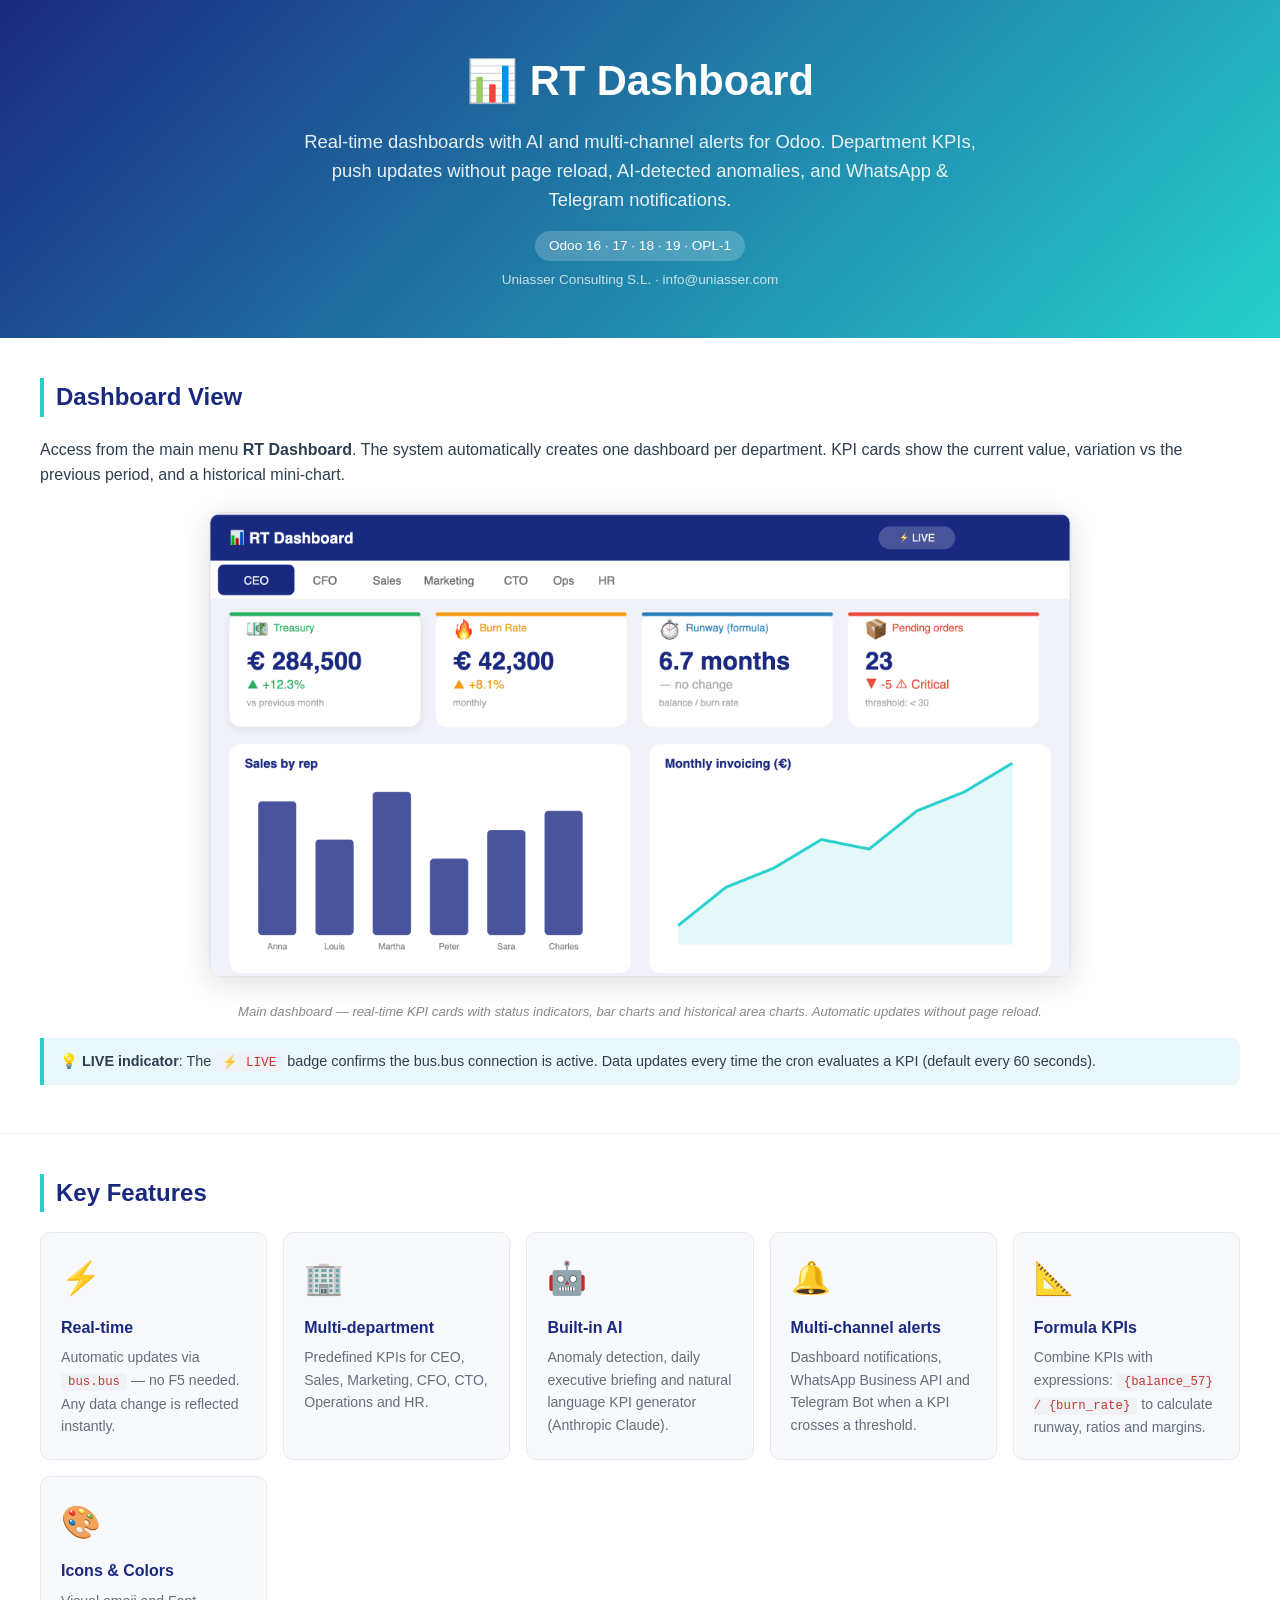
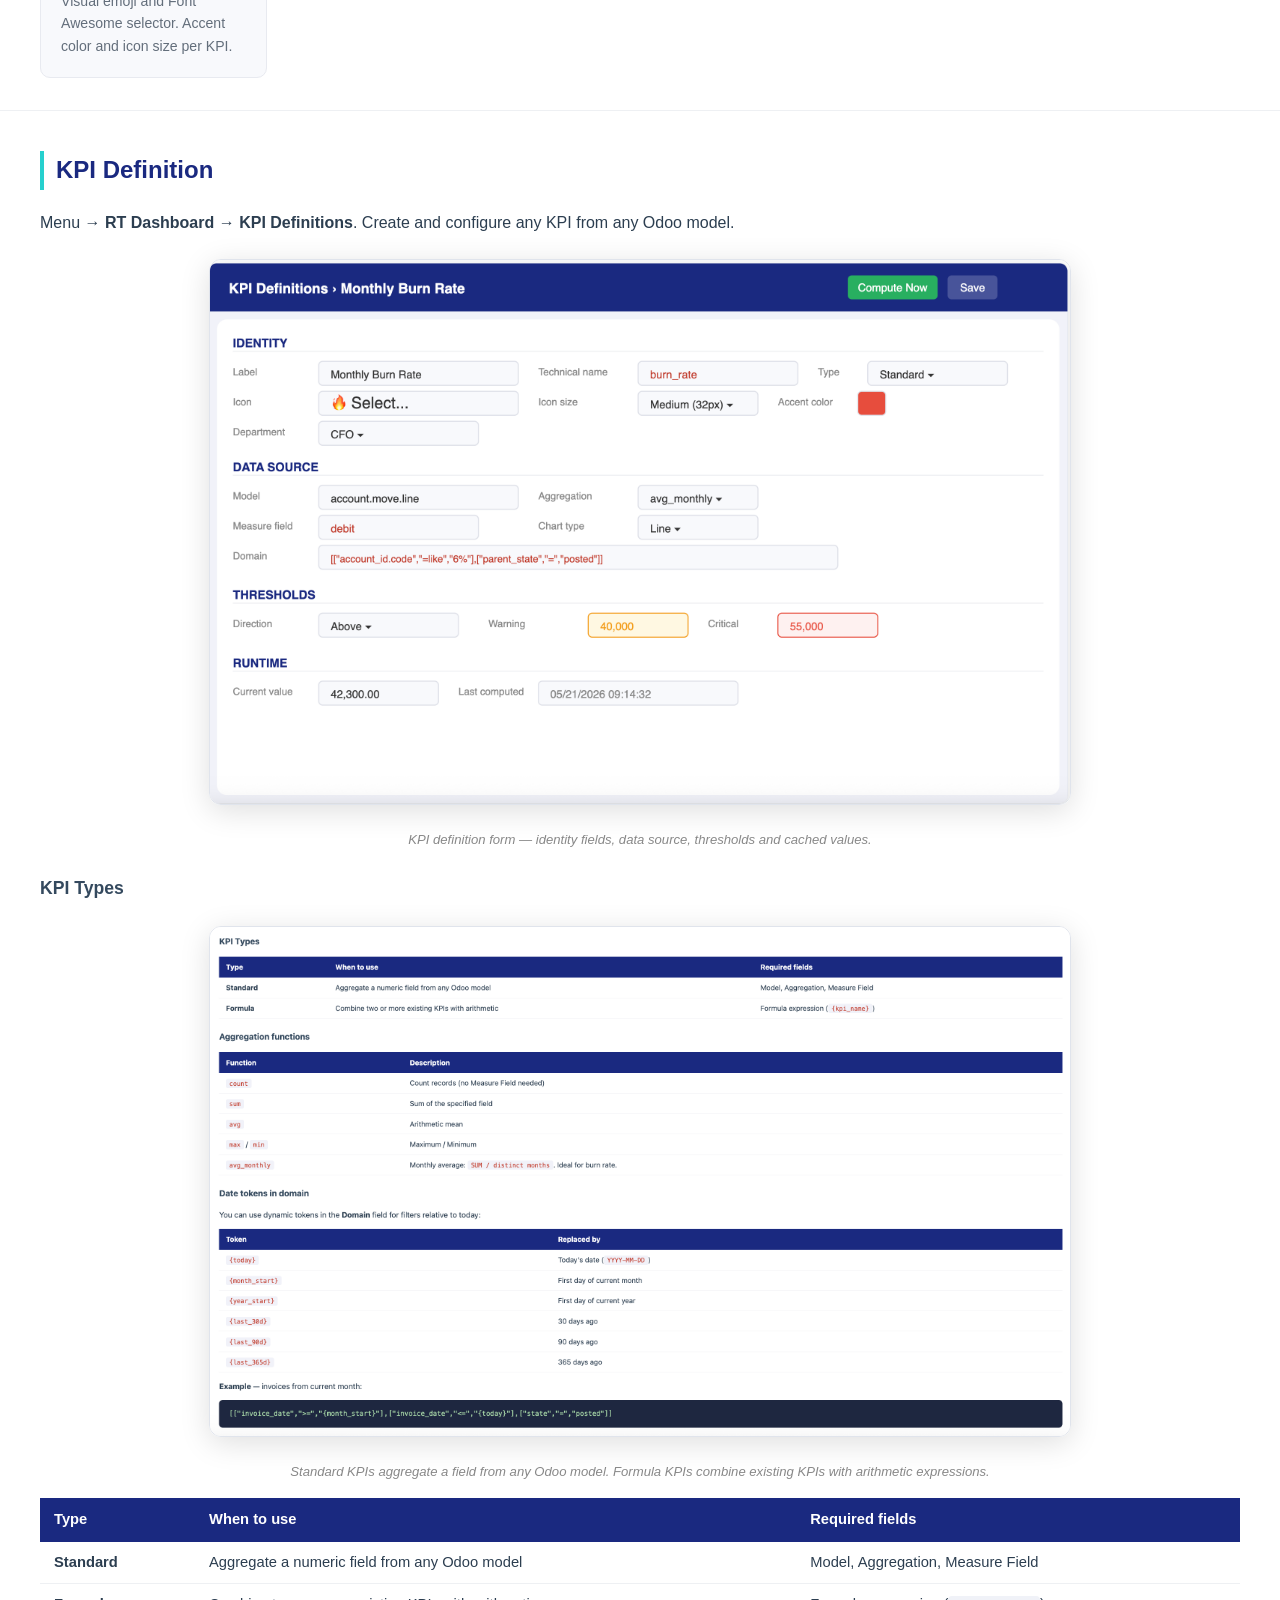
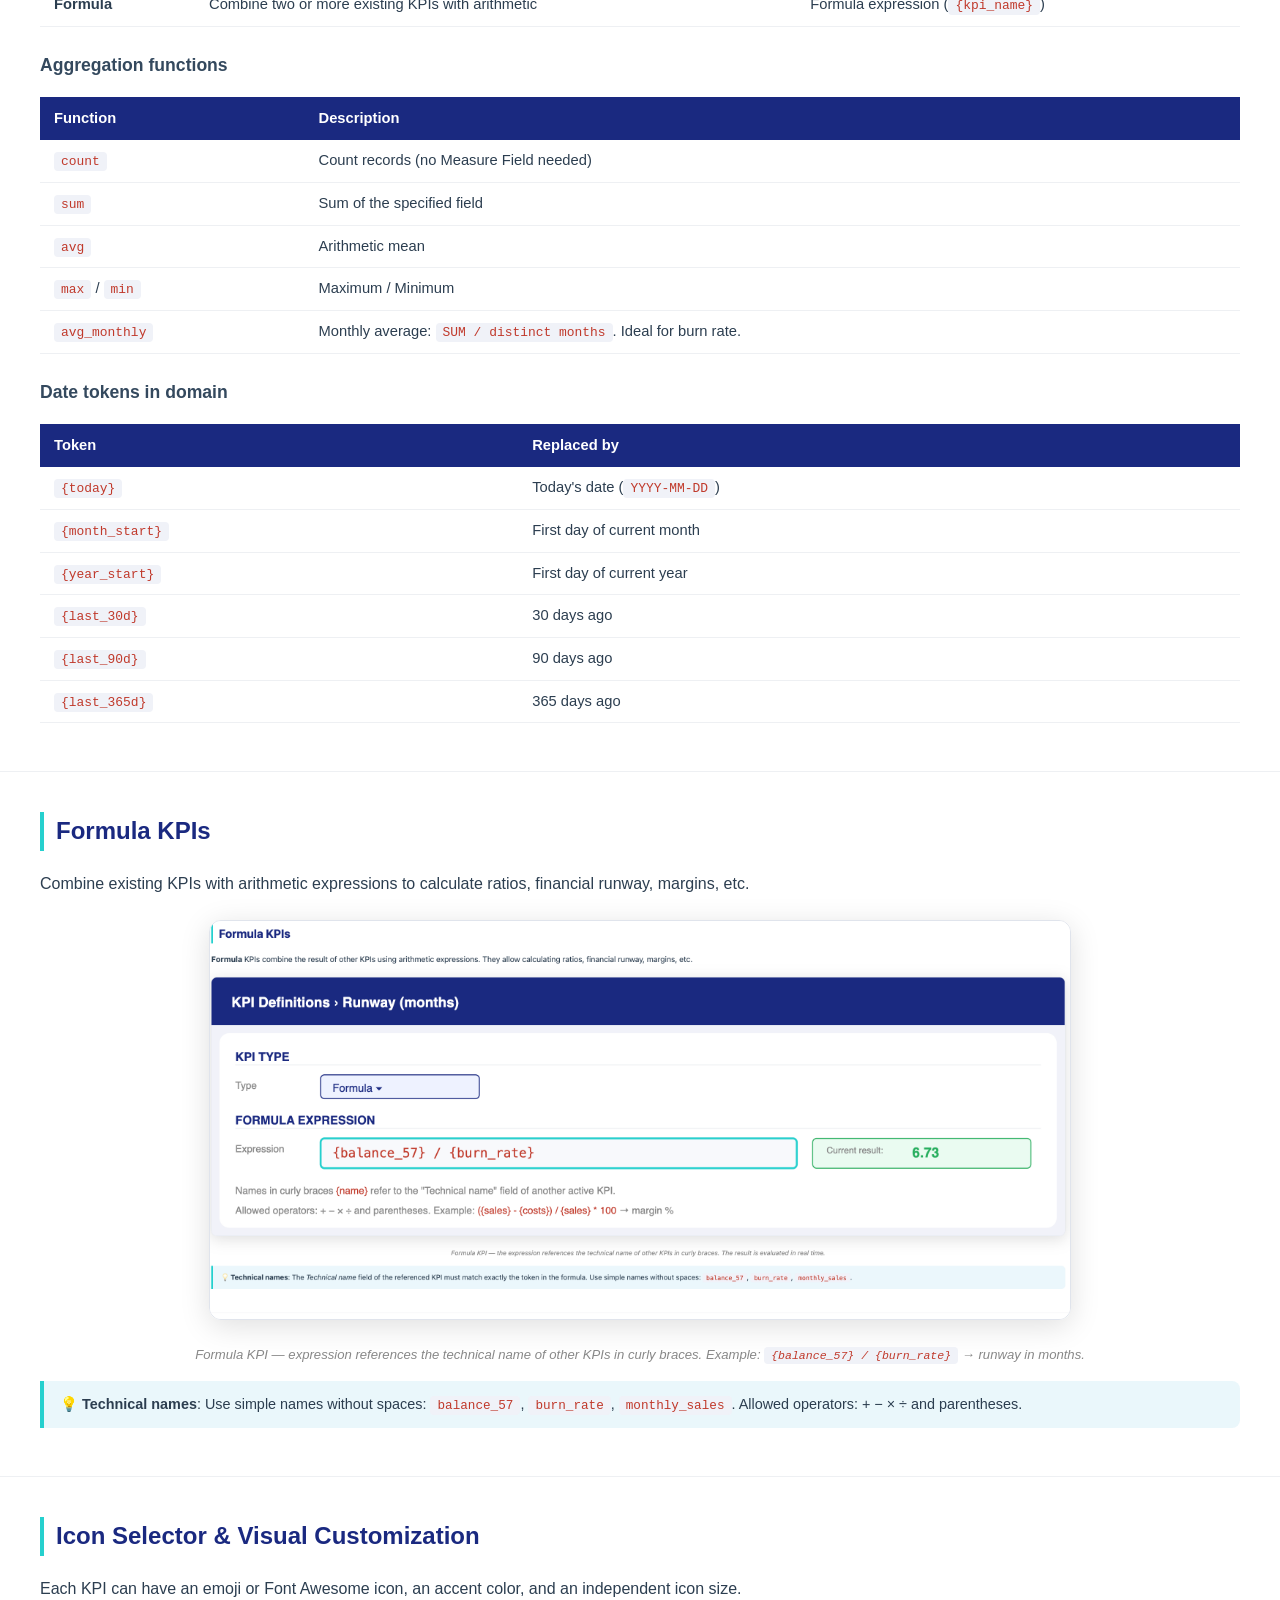
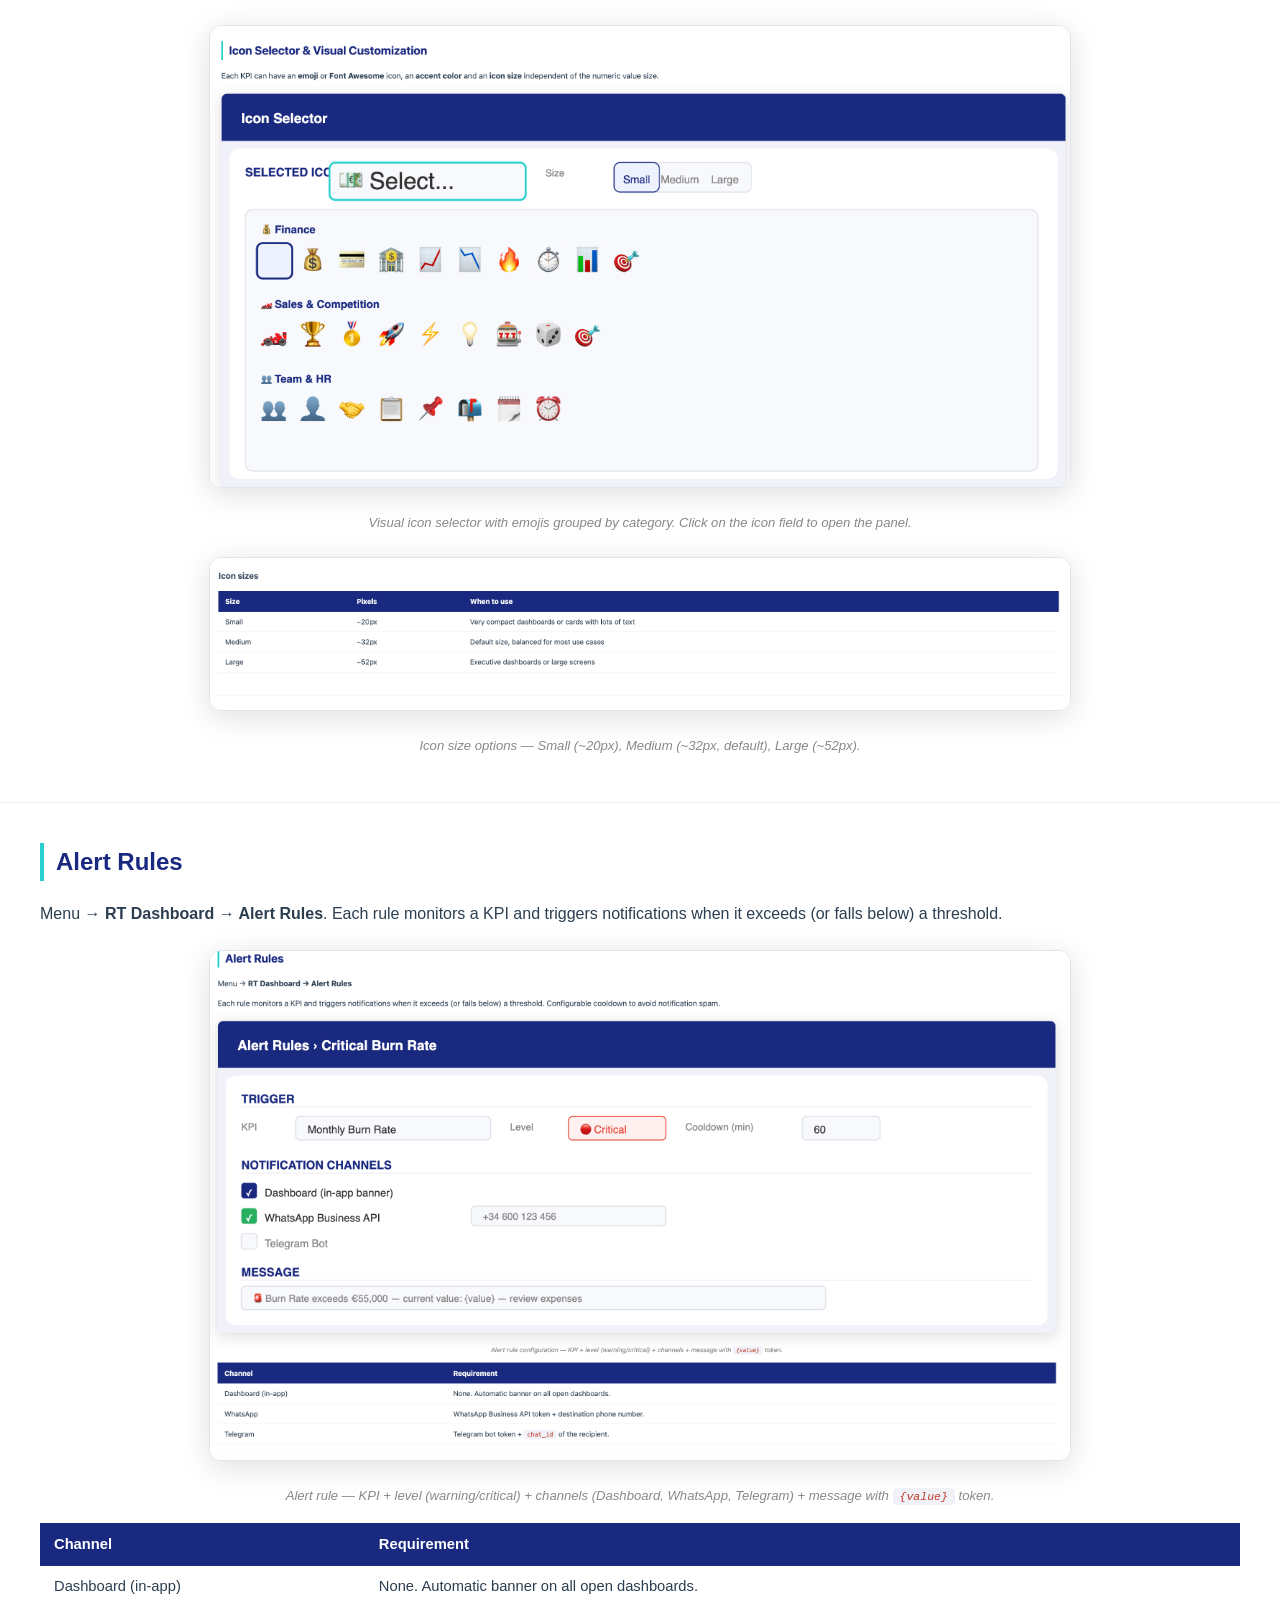
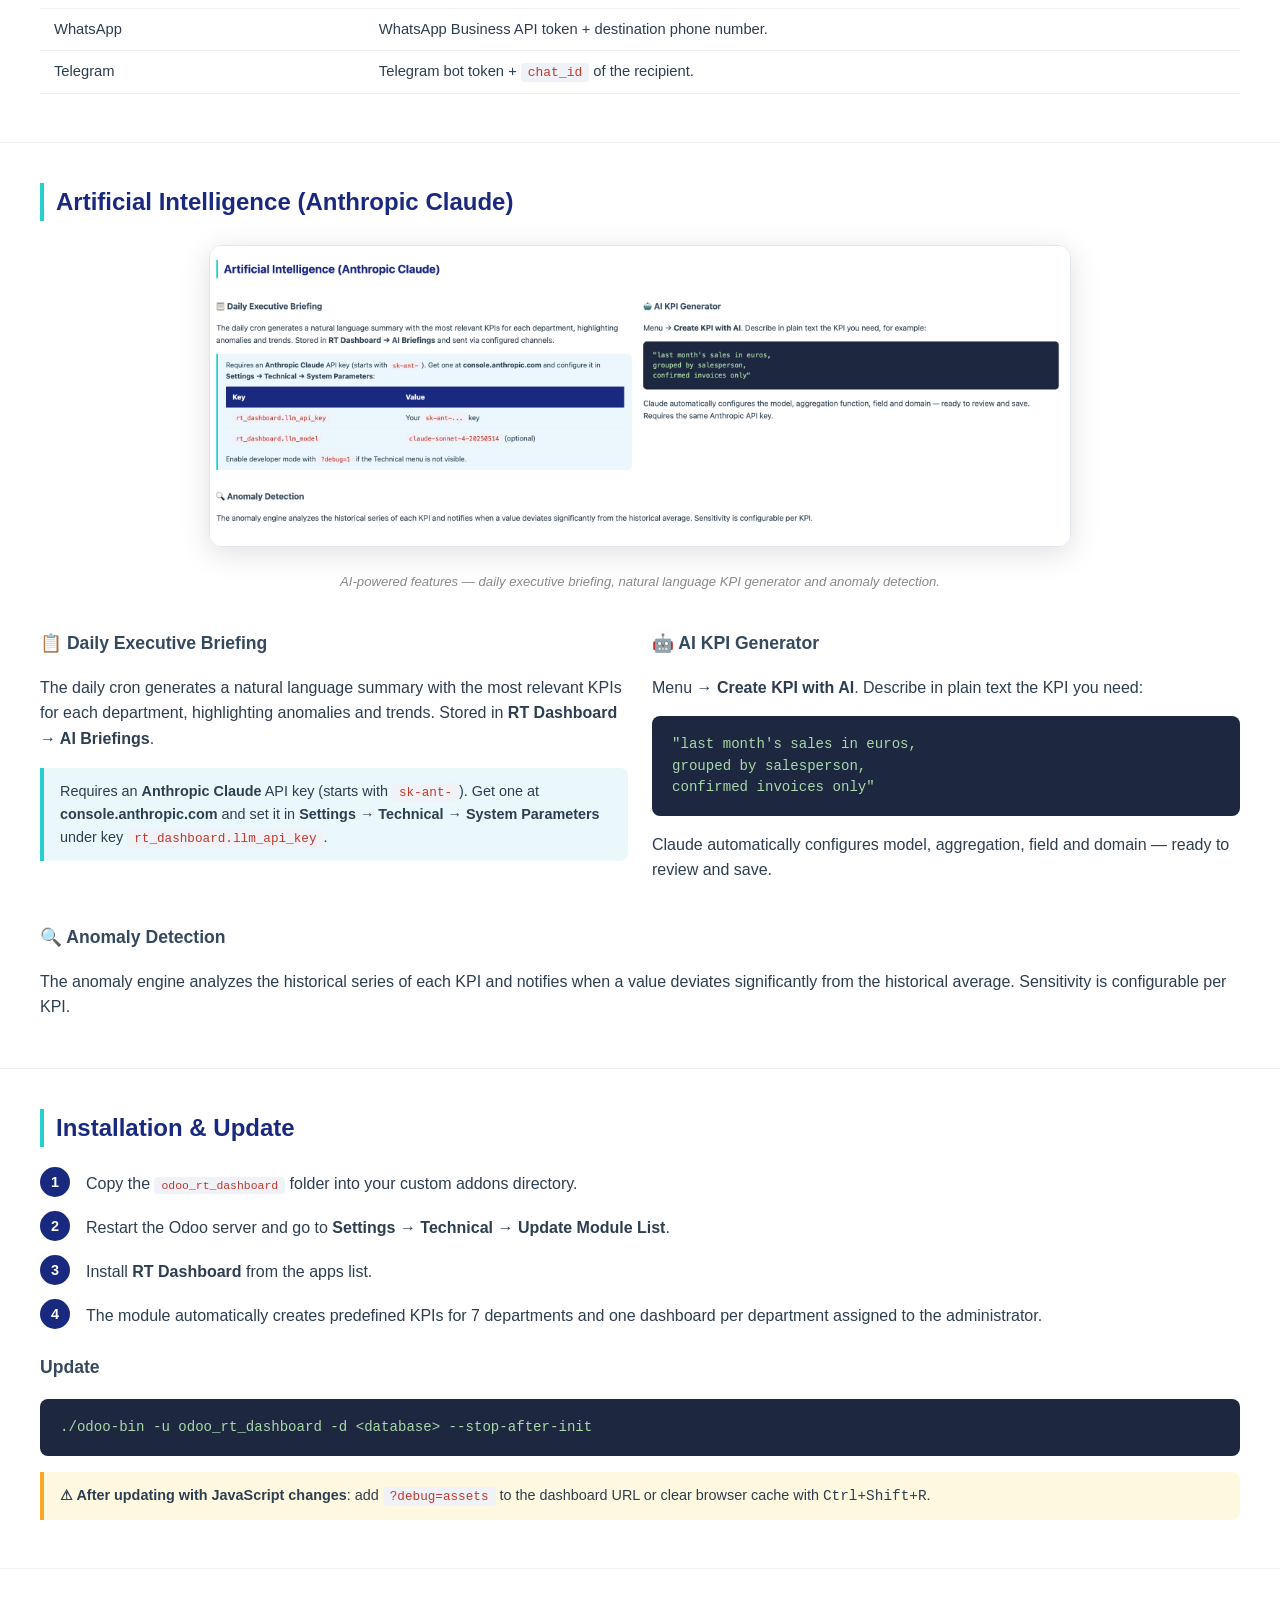
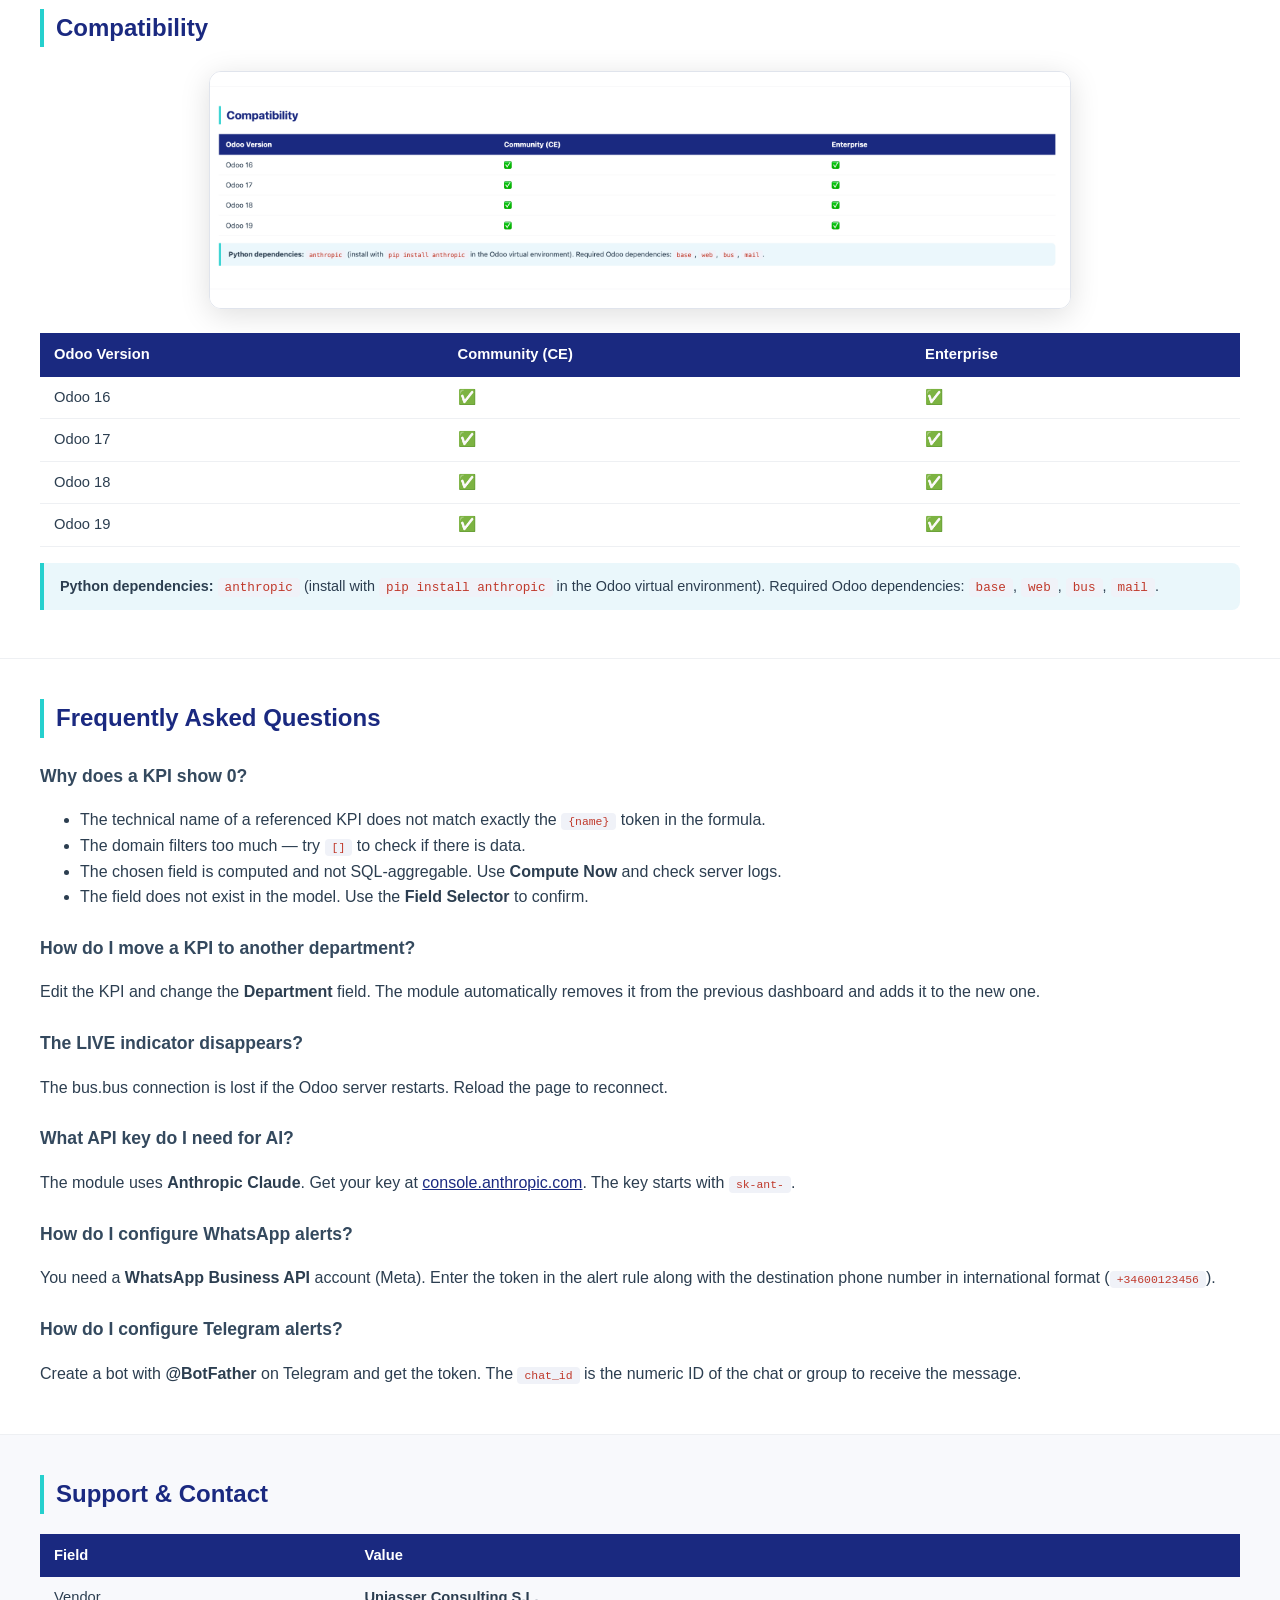
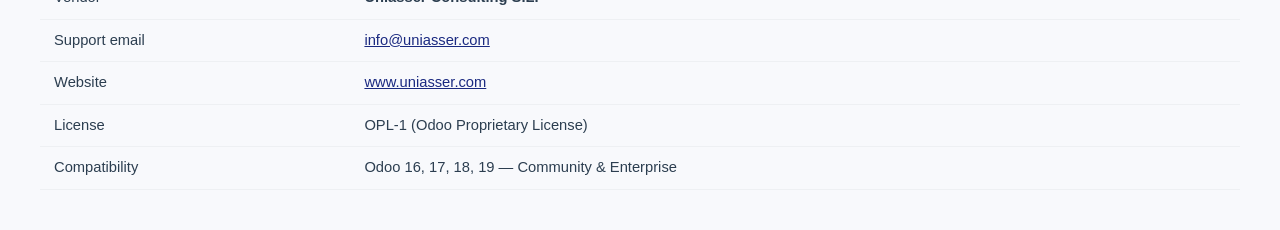
<file: odoo16_rt_dashboard/static/description/index.html>
<!DOCTYPE html>
<html lang="en">
<head>
<meta charset="UTF-8">
<style>
  body { font-family: -apple-system, BlinkMacSystemFont, "Segoe UI", Roboto, sans-serif; color: #2c3e50; line-height: 1.6; margin: 0; }
  .hero { background: linear-gradient(135deg, #1a2980, #26d0ce); color: white; padding: 48px 40px; text-align: center; }
  .hero h1 { font-size: 2.6rem; margin: 0 0 12px; font-weight: 800; }
  .hero p { font-size: 1.15rem; opacity: .9; max-width: 680px; margin: 0 auto; }
  .badge { display: inline-block; background: rgba(255,255,255,.2); border-radius: 20px; padding: 4px 14px; font-size: .85rem; margin-top: 16px; }
  .section { padding: 40px 40px 32px; border-bottom: 1px solid #eef0f3; }
  .section:last-child { border-bottom: none; }
  h2 { font-size: 1.5rem; color: #1a2980; border-left: 4px solid #26d0ce; padding-left: 12px; margin-top: 0; }
  h3 { font-size: 1.1rem; color: #34495e; margin-top: 24px; }
  .feature-grid { display: grid; grid-template-columns: repeat(auto-fill, minmax(220px, 1fr)); gap: 16px; margin-top: 20px; }
  .feature-card { background: #f8f9fc; border-radius: 10px; padding: 20px; border: 1px solid #e8eaf0; }
  .feature-card .icon { font-size: 2rem; margin-bottom: 10px; }
  .feature-card h4 { margin: 0 0 6px; font-size: 1rem; color: #1a2980; }
  .feature-card p { margin: 0; font-size: .88rem; color: #636e7b; }
  .screenshot-wrap { margin: 24px auto; border-radius: 12px; overflow: hidden; box-shadow: 0 6px 30px rgba(0,0,0,.13); border: 1px solid #e0e4ec; max-width: 860px; }
  .screenshot-wrap img { display: block; width: 100%; max-width: 900px; margin: 0 auto; height: auto; }
  .caption { text-align: center; font-size: .82rem; color: #888; margin-top: 8px; font-style: italic; }
  table { width: 100%; border-collapse: collapse; margin: 16px 0; font-size: .92rem; }
  th { background: #1a2980; color: white; padding: 10px 14px; text-align: left; }
  td { padding: 9px 14px; border-bottom: 1px solid #eef0f3; }
  tr:hover td { background: #f5f7ff; }
  code { background: #f0f2f8; border-radius: 4px; padding: 2px 7px; font-size: .88em; color: #c0392b; }
  pre { background: #1e2740; color: #a8d8a8; border-radius: 8px; padding: 18px 20px; overflow-x: auto; font-size: .88rem; line-height: 1.5; }
  .tip { background: #eaf7fb; border-left: 4px solid #26d0ce; border-radius: 0 8px 8px 0; padding: 12px 16px; margin: 16px 0; font-size: .9rem; }
  .warn { background: #fff8e1; border-left: 4px solid #f9a825; border-radius: 0 8px 8px 0; padding: 12px 16px; margin: 16px 0; font-size: .9rem; }
  .step { display: flex; gap: 16px; align-items: flex-start; margin: 14px 0; }
  .step-num { background: #1a2980; color: white; border-radius: 50%; width: 30px; height: 30px; flex-shrink: 0; display: flex; align-items: center; justify-content: center; font-weight: 700; font-size: .9rem; }
  .step-body { flex: 1; padding-top: 4px; }
  .two-col { display: grid; grid-template-columns: 1fr 1fr; gap: 24px; }
  @media (max-width: 640px) { .two-col { grid-template-columns: 1fr; } .hero h1 { font-size: 1.8rem; } .section { padding: 28px 20px; } }
</style>
</head>
<body>

<div class="hero">
  <h1>📊 RT Dashboard</h1>
  <p>Real-time dashboards with AI and multi-channel alerts for Odoo. Department KPIs, push updates without page reload, AI-detected anomalies, and WhatsApp &amp; Telegram notifications.</p>
  <span class="badge">Odoo 16 · 17 · 18 · 19 · OPL-1</span>
  <br><span style="font-size:.85rem;opacity:.75;display:block;margin-top:8px">Uniasser Consulting S.L. · info@uniasser.com</span>
</div>

<!-- DASHBOARD -->
<div class="section">
  <h2>Dashboard View</h2>
  <p>Access from the main menu <strong>RT Dashboard</strong>. The system automatically creates one dashboard per department. KPI cards show the current value, variation vs the previous period, and a historical mini-chart.</p>
  <div class="screenshot-wrap">
    <img src="kpi-dashboard.png" alt="RT Dashboard main view"/>
  </div>
  <p class="caption">Main dashboard — real-time KPI cards with status indicators, bar charts and historical area charts. Automatic updates without page reload.</p>
  <div class="tip">
    <strong>💡 LIVE indicator</strong>: The <code>⚡ LIVE</code> badge confirms the bus.bus connection is active. Data updates every time the cron evaluates a KPI (default every 60 seconds).
  </div>
</div>

<!-- FEATURES -->
<div class="section">
  <h2>Key Features</h2>
  <div class="feature-grid">
    <div class="feature-card">
      <div class="icon">⚡</div>
      <h4>Real-time</h4>
      <p>Automatic updates via <code>bus.bus</code> — no F5 needed. Any data change is reflected instantly.</p>
    </div>
    <div class="feature-card">
      <div class="icon">🏢</div>
      <h4>Multi-department</h4>
      <p>Predefined KPIs for CEO, Sales, Marketing, CFO, CTO, Operations and HR.</p>
    </div>
    <div class="feature-card">
      <div class="icon">🤖</div>
      <h4>Built-in AI</h4>
      <p>Anomaly detection, daily executive briefing and natural language KPI generator (Anthropic Claude).</p>
    </div>
    <div class="feature-card">
      <div class="icon">🔔</div>
      <h4>Multi-channel alerts</h4>
      <p>Dashboard notifications, WhatsApp Business API and Telegram Bot when a KPI crosses a threshold.</p>
    </div>
    <div class="feature-card">
      <div class="icon">📐</div>
      <h4>Formula KPIs</h4>
      <p>Combine KPIs with expressions: <code>{balance_57} / {burn_rate}</code> to calculate runway, ratios and margins.</p>
    </div>
    <div class="feature-card">
      <div class="icon">🎨</div>
      <h4>Icons &amp; Colors</h4>
      <p>Visual emoji and Font Awesome selector. Accent color and icon size per KPI.</p>
    </div>
  </div>
</div>

<!-- KPI DEFINITION -->
<div class="section">
  <h2>KPI Definition</h2>
  <p>Menu → <strong>RT Dashboard → KPI Definitions</strong>. Create and configure any KPI from any Odoo model.</p>
  <div class="screenshot-wrap">
    <img src="kpi-definition.png" alt="KPI Definition form"/>
  </div>
  <p class="caption">KPI definition form — identity fields, data source, thresholds and cached values.</p>

  <h3>KPI Types</h3>
  <div class="screenshot-wrap">
    <img src="kpi-types.png" alt="KPI Types"/>
  </div>
  <p class="caption">Standard KPIs aggregate a field from any Odoo model. Formula KPIs combine existing KPIs with arithmetic expressions.</p>

  <table>
    <tr><th>Type</th><th>When to use</th><th>Required fields</th></tr>
    <tr><td><strong>Standard</strong></td><td>Aggregate a numeric field from any Odoo model</td><td>Model, Aggregation, Measure Field</td></tr>
    <tr><td><strong>Formula</strong></td><td>Combine two or more existing KPIs with arithmetic</td><td>Formula expression (<code>{kpi_name}</code>)</td></tr>
  </table>

  <h3>Aggregation functions</h3>
  <table>
    <tr><th>Function</th><th>Description</th></tr>
    <tr><td><code>count</code></td><td>Count records (no Measure Field needed)</td></tr>
    <tr><td><code>sum</code></td><td>Sum of the specified field</td></tr>
    <tr><td><code>avg</code></td><td>Arithmetic mean</td></tr>
    <tr><td><code>max</code> / <code>min</code></td><td>Maximum / Minimum</td></tr>
    <tr><td><code>avg_monthly</code></td><td>Monthly average: <code>SUM / distinct months</code>. Ideal for burn rate.</td></tr>
  </table>

  <h3>Date tokens in domain</h3>
  <table>
    <tr><th>Token</th><th>Replaced by</th></tr>
    <tr><td><code>{today}</code></td><td>Today's date (<code>YYYY-MM-DD</code>)</td></tr>
    <tr><td><code>{month_start}</code></td><td>First day of current month</td></tr>
    <tr><td><code>{year_start}</code></td><td>First day of current year</td></tr>
    <tr><td><code>{last_30d}</code></td><td>30 days ago</td></tr>
    <tr><td><code>{last_90d}</code></td><td>90 days ago</td></tr>
    <tr><td><code>{last_365d}</code></td><td>365 days ago</td></tr>
  </table>
</div>

<!-- FORMULA -->
<div class="section">
  <h2>Formula KPIs</h2>
  <p>Combine existing KPIs with arithmetic expressions to calculate ratios, financial runway, margins, etc.</p>
  <div class="screenshot-wrap">
    <img src="kpi-formula.png" alt="Formula KPI"/>
  </div>
  <p class="caption">Formula KPI — expression references the technical name of other KPIs in curly braces. Example: <code>{balance_57} / {burn_rate}</code> → runway in months.</p>
  <div class="tip">
    <strong>💡 Technical names</strong>: Use simple names without spaces: <code>balance_57</code>, <code>burn_rate</code>, <code>monthly_sales</code>. Allowed operators: + − × ÷ and parentheses.
  </div>
</div>

<!-- ICON SELECTOR -->
<div class="section">
  <h2>Icon Selector &amp; Visual Customization</h2>
  <p>Each KPI can have an emoji or Font Awesome icon, an accent color, and an independent icon size.</p>
  <div class="screenshot-wrap">
    <img src="kpi-icon-selector.png" alt="Icon Selector"/>
  </div>
  <p class="caption">Visual icon selector with emojis grouped by category. Click on the icon field to open the panel.</p>

  <div class="screenshot-wrap">
    <img src="kpi-icon-size.png" alt="Icon Size options"/>
  </div>
  <p class="caption">Icon size options — Small (~20px), Medium (~32px, default), Large (~52px).</p>
</div>

<!-- ALERTS -->
<div class="section">
  <h2>Alert Rules</h2>
  <p>Menu → <strong>RT Dashboard → Alert Rules</strong>. Each rule monitors a KPI and triggers notifications when it exceeds (or falls below) a threshold.</p>
  <div class="screenshot-wrap">
    <img src="kpi-alert-rules.png" alt="Alert Rules"/>
  </div>
  <p class="caption">Alert rule — KPI + level (warning/critical) + channels (Dashboard, WhatsApp, Telegram) + message with <code>{value}</code> token.</p>
  <table>
    <tr><th>Channel</th><th>Requirement</th></tr>
    <tr><td>Dashboard (in-app)</td><td>None. Automatic banner on all open dashboards.</td></tr>
    <tr><td>WhatsApp</td><td>WhatsApp Business API token + destination phone number.</td></tr>
    <tr><td>Telegram</td><td>Telegram bot token + <code>chat_id</code> of the recipient.</td></tr>
  </table>
</div>

<!-- AI -->
<div class="section">
  <h2>Artificial Intelligence (Anthropic Claude)</h2>
  <div class="screenshot-wrap">
    <img src="kpi-claude.png" alt="AI features"/>
  </div>
  <p class="caption">AI-powered features — daily executive briefing, natural language KPI generator and anomaly detection.</p>
  <div class="two-col">
    <div>
      <h3>📋 Daily Executive Briefing</h3>
      <p>The daily cron generates a natural language summary with the most relevant KPIs for each department, highlighting anomalies and trends. Stored in <strong>RT Dashboard → AI Briefings</strong>.</p>
      <div class="tip">
        Requires an <strong>Anthropic Claude</strong> API key (starts with <code>sk-ant-</code>). Get one at <strong>console.anthropic.com</strong> and set it in <strong>Settings → Technical → System Parameters</strong> under key <code>rt_dashboard.llm_api_key</code>.
      </div>
    </div>
    <div>
      <h3>🤖 AI KPI Generator</h3>
      <p>Menu → <strong>Create KPI with AI</strong>. Describe in plain text the KPI you need:</p>
      <pre>"last month's sales in euros,
grouped by salesperson,
confirmed invoices only"</pre>
      <p>Claude automatically configures model, aggregation, field and domain — ready to review and save.</p>
    </div>
  </div>
  <h3>🔍 Anomaly Detection</h3>
  <p>The anomaly engine analyzes the historical series of each KPI and notifies when a value deviates significantly from the historical average. Sensitivity is configurable per KPI.</p>
</div>

<!-- INSTALLATION -->
<div class="section">
  <h2>Installation &amp; Update</h2>
  <div class="step">
    <div class="step-num">1</div>
    <div class="step-body">Copy the <code>odoo_rt_dashboard</code> folder into your custom addons directory.</div>
  </div>
  <div class="step">
    <div class="step-num">2</div>
    <div class="step-body">Restart the Odoo server and go to <strong>Settings → Technical → Update Module List</strong>.</div>
  </div>
  <div class="step">
    <div class="step-num">3</div>
    <div class="step-body">Install <strong>RT Dashboard</strong> from the apps list.</div>
  </div>
  <div class="step">
    <div class="step-num">4</div>
    <div class="step-body">The module automatically creates predefined KPIs for 7 departments and one dashboard per department assigned to the administrator.</div>
  </div>
  <h3>Update</h3>
  <pre>./odoo-bin -u odoo_rt_dashboard -d &lt;database&gt; --stop-after-init</pre>
  <div class="warn">
    <strong>⚠ After updating with JavaScript changes</strong>: add <code>?debug=assets</code> to the dashboard URL or clear browser cache with <kbd>Ctrl+Shift+R</kbd>.
  </div>
</div>

<!-- COMPATIBILITY -->
<div class="section">
  <h2>Compatibility</h2>
  <div class="screenshot-wrap">
    <img src="compatibility.png" alt="Compatibility"/>
  </div>
  <table>
    <tr><th>Odoo Version</th><th>Community (CE)</th><th>Enterprise</th></tr>
    <tr><td>Odoo 16</td><td>✅</td><td>✅</td></tr>
    <tr><td>Odoo 17</td><td>✅</td><td>✅</td></tr>
    <tr><td>Odoo 18</td><td>✅</td><td>✅</td></tr>
    <tr><td>Odoo 19</td><td>✅</td><td>✅</td></tr>
  </table>
  <div class="tip"><strong>Python dependencies:</strong> <code>anthropic</code> (install with <code>pip install anthropic</code> in the Odoo virtual environment). Required Odoo dependencies: <code>base</code>, <code>web</code>, <code>bus</code>, <code>mail</code>.</div>
</div>

<!-- FAQ -->
<div class="section">
  <h2>Frequently Asked Questions</h2>
  <h3>Why does a KPI show 0?</h3>
  <ul>
    <li>The technical name of a referenced KPI does not match exactly the <code>{name}</code> token in the formula.</li>
    <li>The domain filters too much — try <code>[]</code> to check if there is data.</li>
    <li>The chosen field is computed and not SQL-aggregable. Use <strong>Compute Now</strong> and check server logs.</li>
    <li>The field does not exist in the model. Use the <strong>Field Selector</strong> to confirm.</li>
  </ul>
  <h3>How do I move a KPI to another department?</h3>
  <p>Edit the KPI and change the <strong>Department</strong> field. The module automatically removes it from the previous dashboard and adds it to the new one.</p>
  <h3>The LIVE indicator disappears?</h3>
  <p>The bus.bus connection is lost if the Odoo server restarts. Reload the page to reconnect.</p>
  <h3>What API key do I need for AI?</h3>
  <p>The module uses <strong>Anthropic Claude</strong>. Get your key at <a href="https://console.anthropic.com" style="color:#1a2980">console.anthropic.com</a>. The key starts with <code>sk-ant-</code>.</p>
  <h3>How do I configure WhatsApp alerts?</h3>
  <p>You need a <strong>WhatsApp Business API</strong> account (Meta). Enter the token in the alert rule along with the destination phone number in international format (<code>+34600123456</code>).</p>
  <h3>How do I configure Telegram alerts?</h3>
  <p>Create a bot with <strong>@BotFather</strong> on Telegram and get the token. The <code>chat_id</code> is the numeric ID of the chat or group to receive the message.</p>
</div>

<!-- FOOTER -->
<div class="section" style="background:#f8f9fc">
  <h2>Support &amp; Contact</h2>
  <table>
    <tr><th>Field</th><th>Value</th></tr>
    <tr><td>Vendor</td><td><strong>Uniasser Consulting S.L.</strong></td></tr>
    <tr><td>Support email</td><td><a href="mailto:info@uniasser.com" style="color:#1a2980">info@uniasser.com</a></td></tr>
    <tr><td>Website</td><td><a href="https://www.uniasser.com" style="color:#1a2980">www.uniasser.com</a></td></tr>
    <tr><td>License</td><td>OPL-1 (Odoo Proprietary License)</td></tr>
    <tr><td>Compatibility</td><td>Odoo 16, 17, 18, 19 — Community &amp; Enterprise</td></tr>
  </table>
</div>

</body>
</html>
</file>
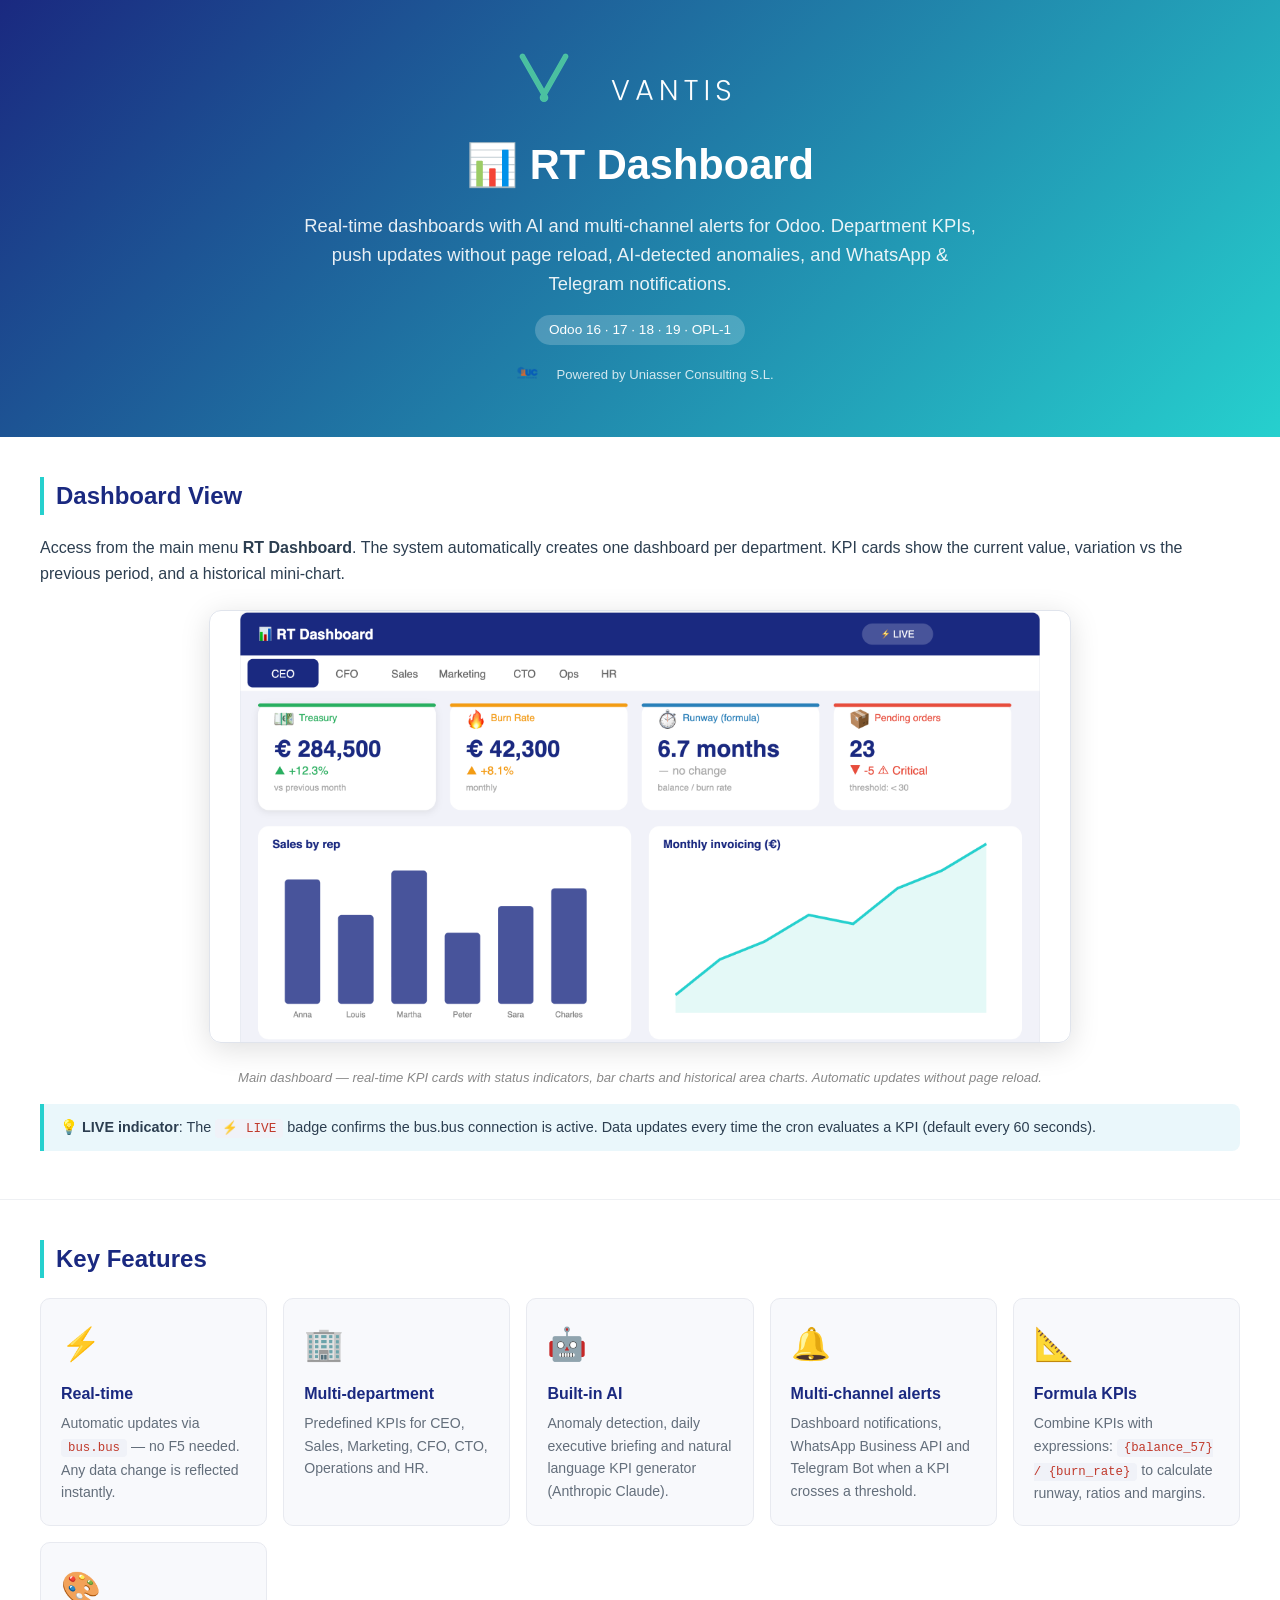
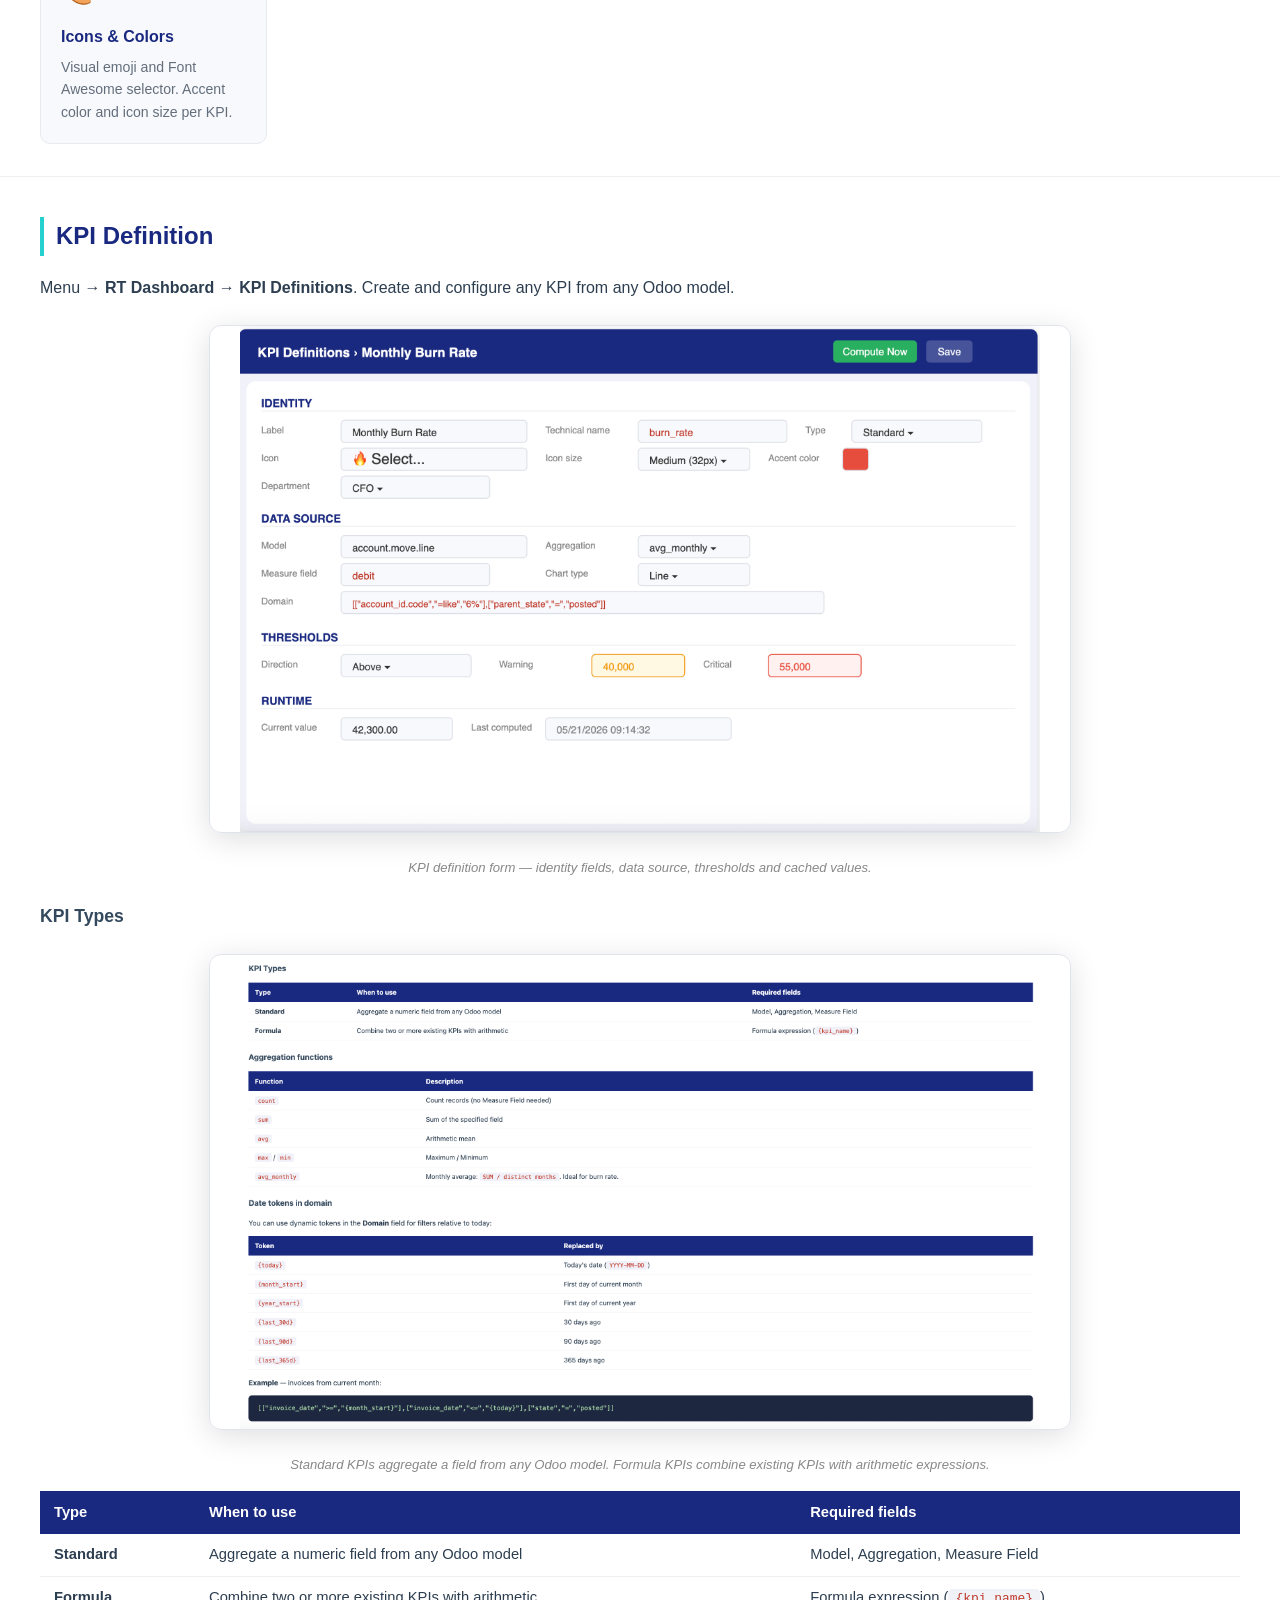
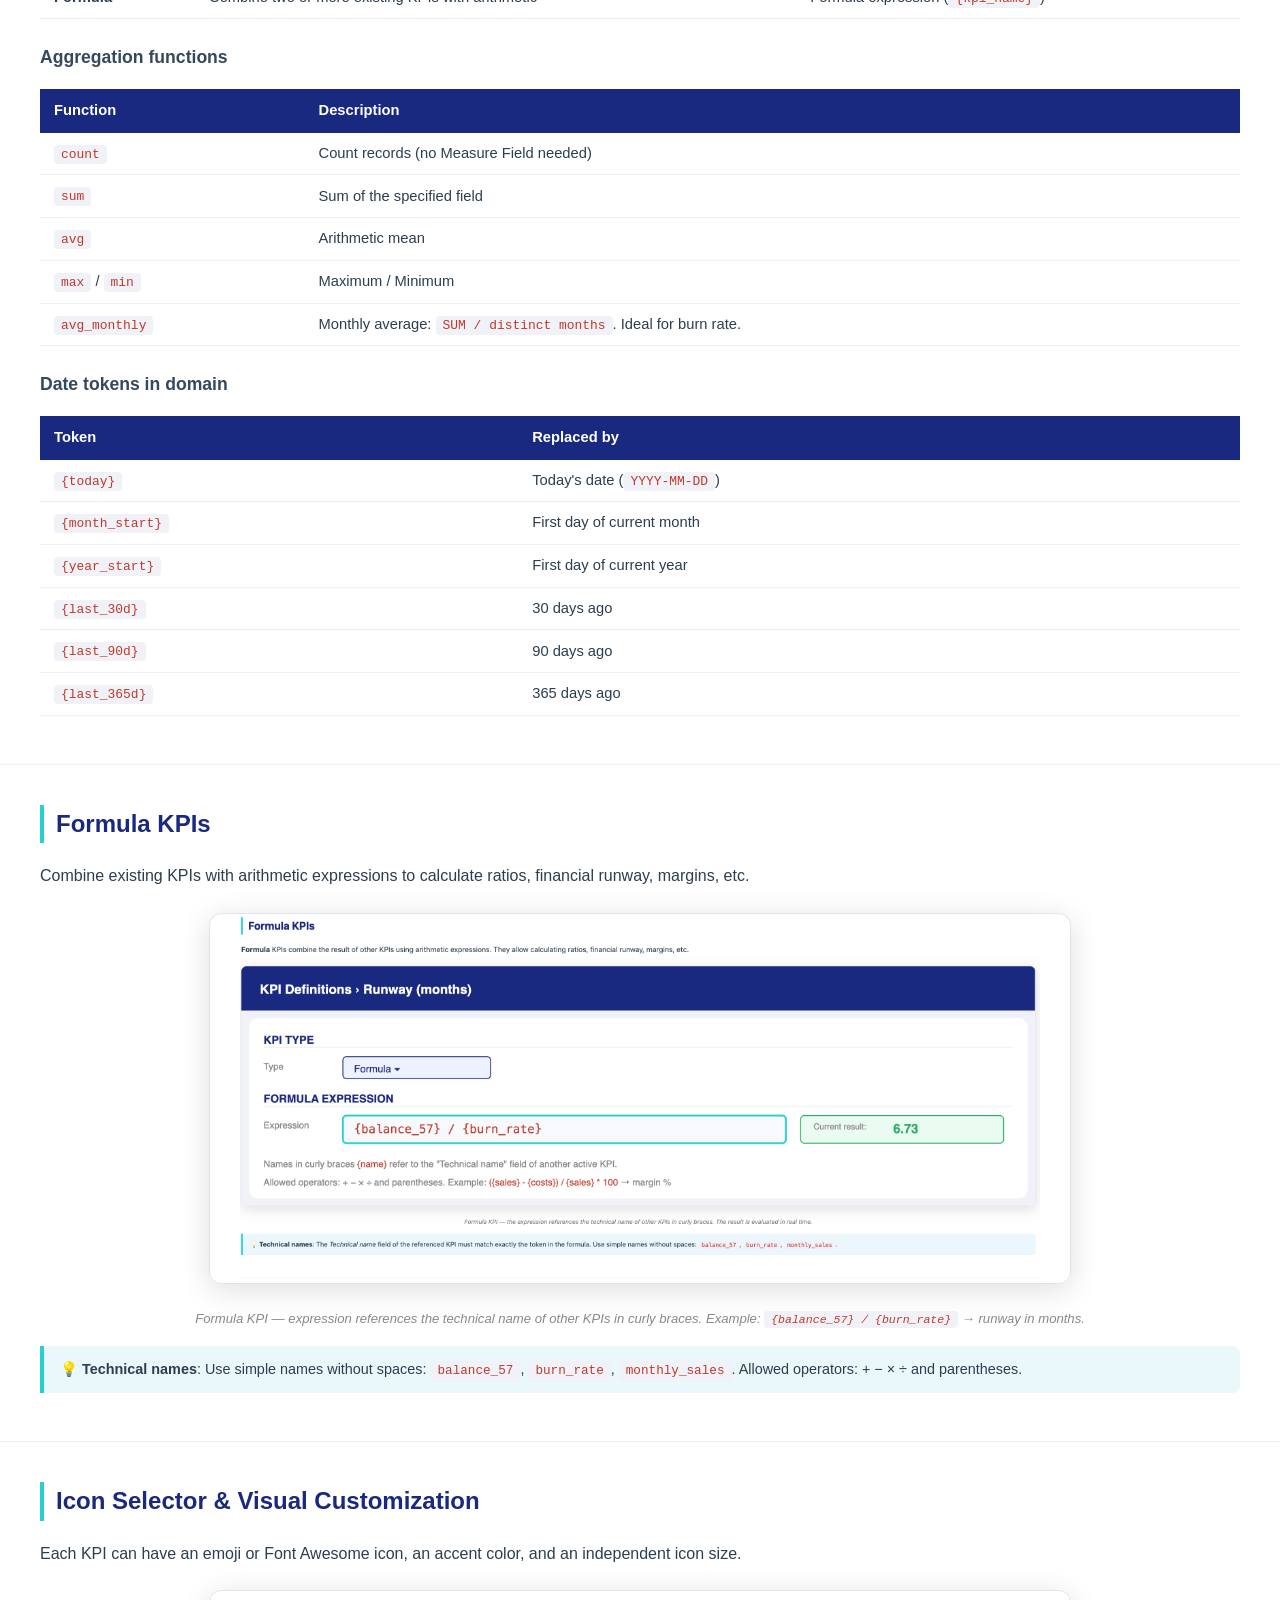
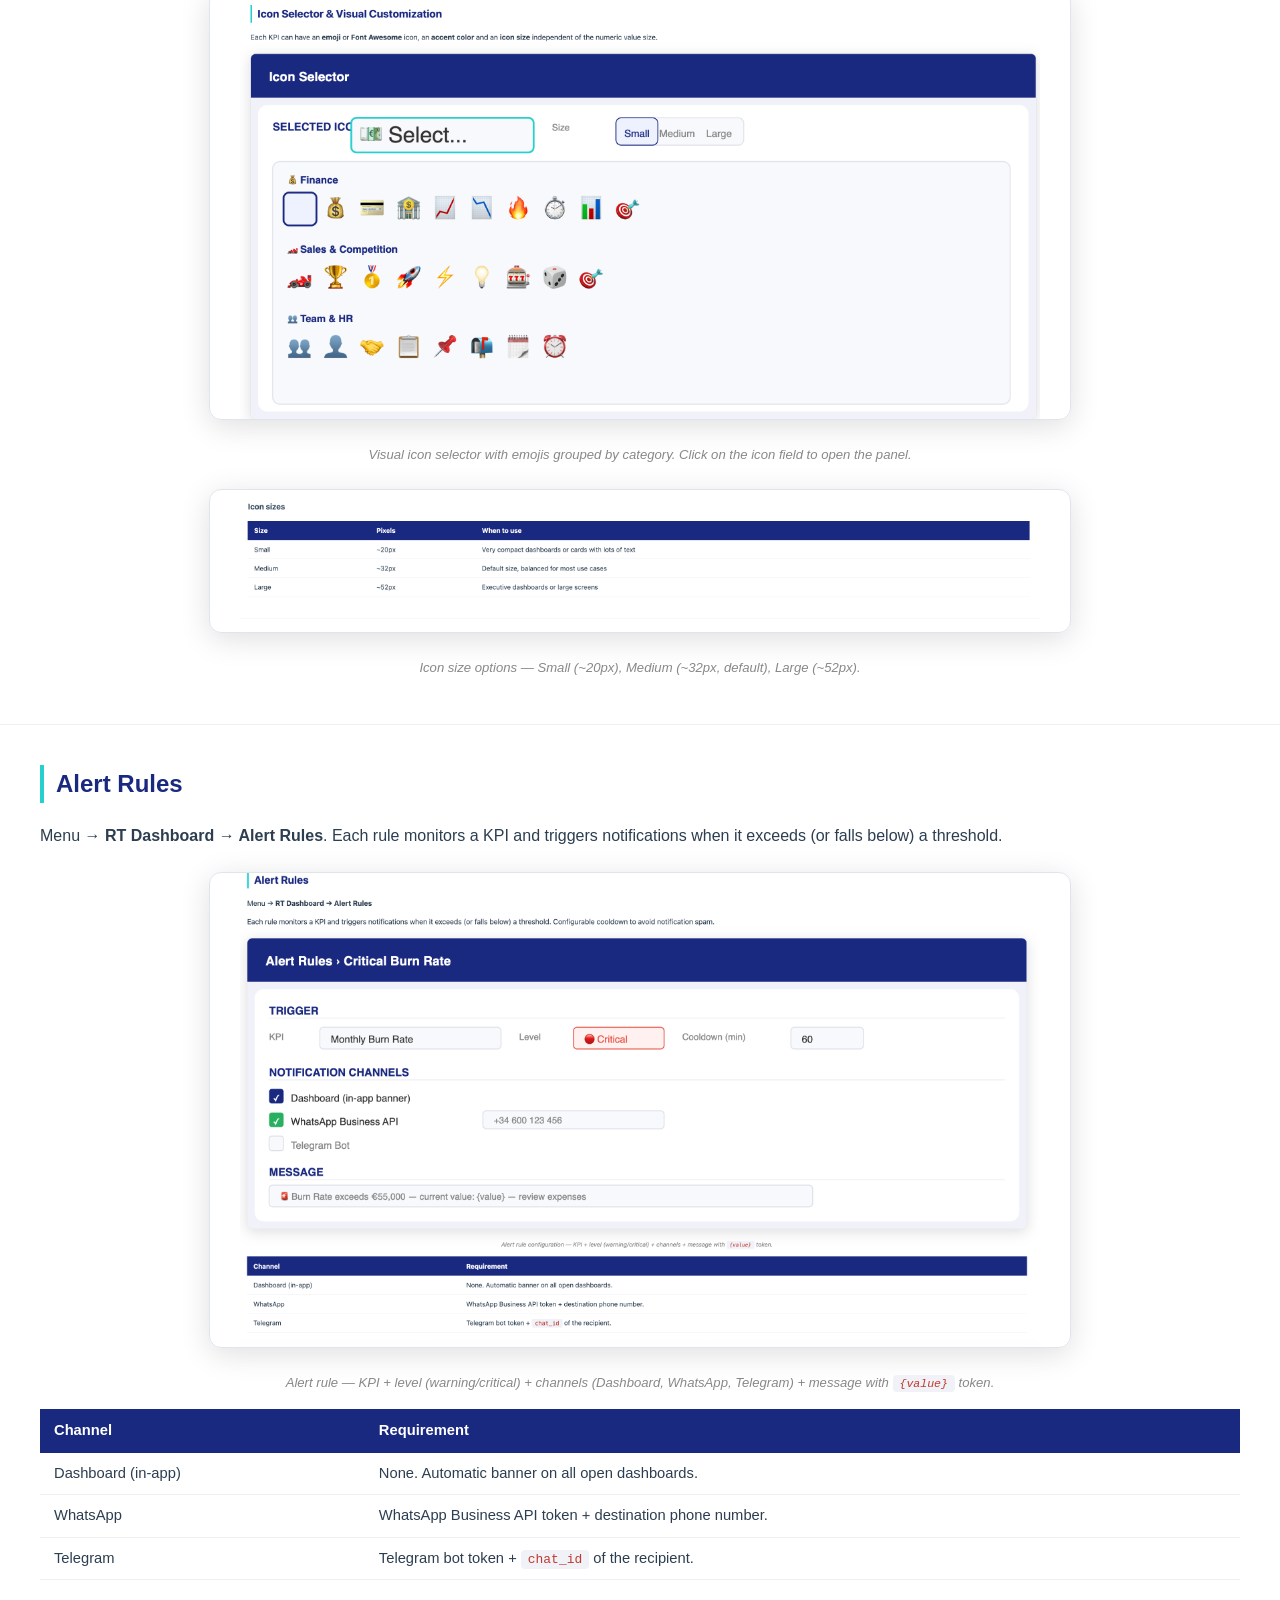
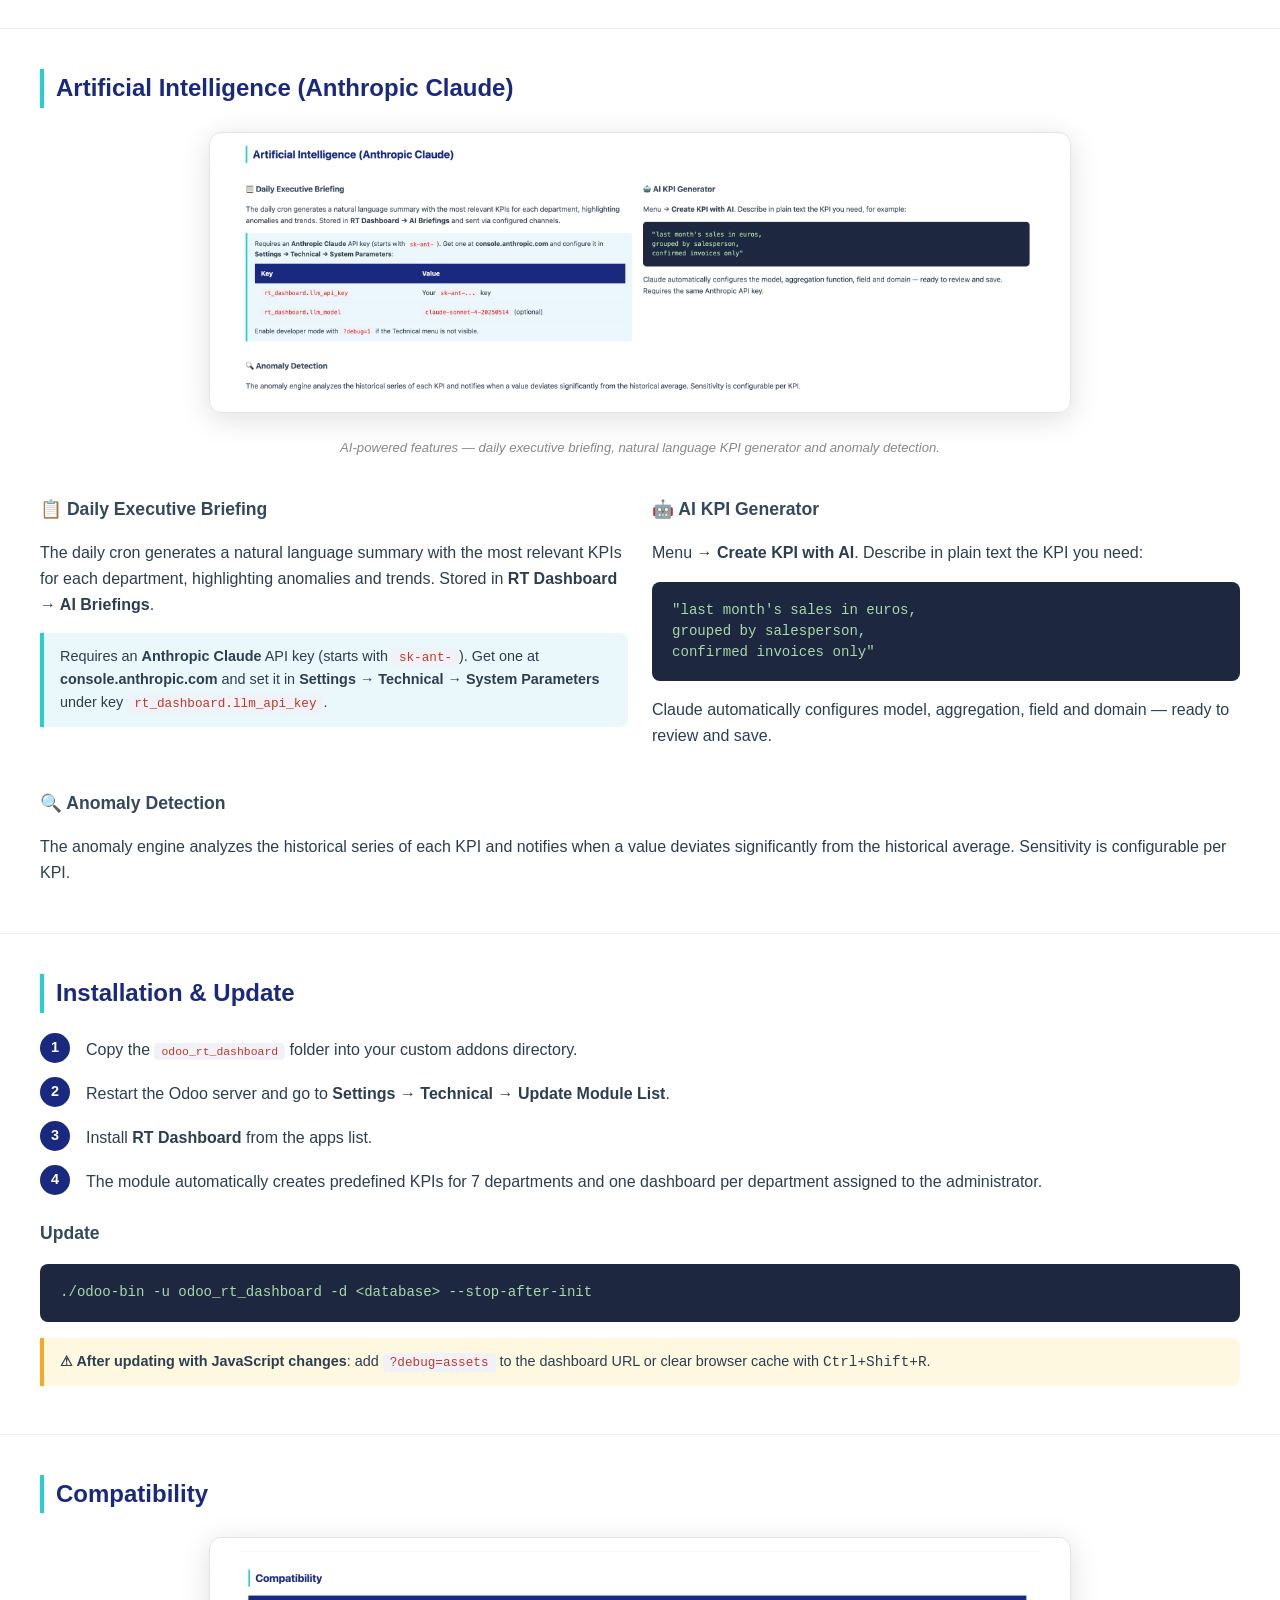
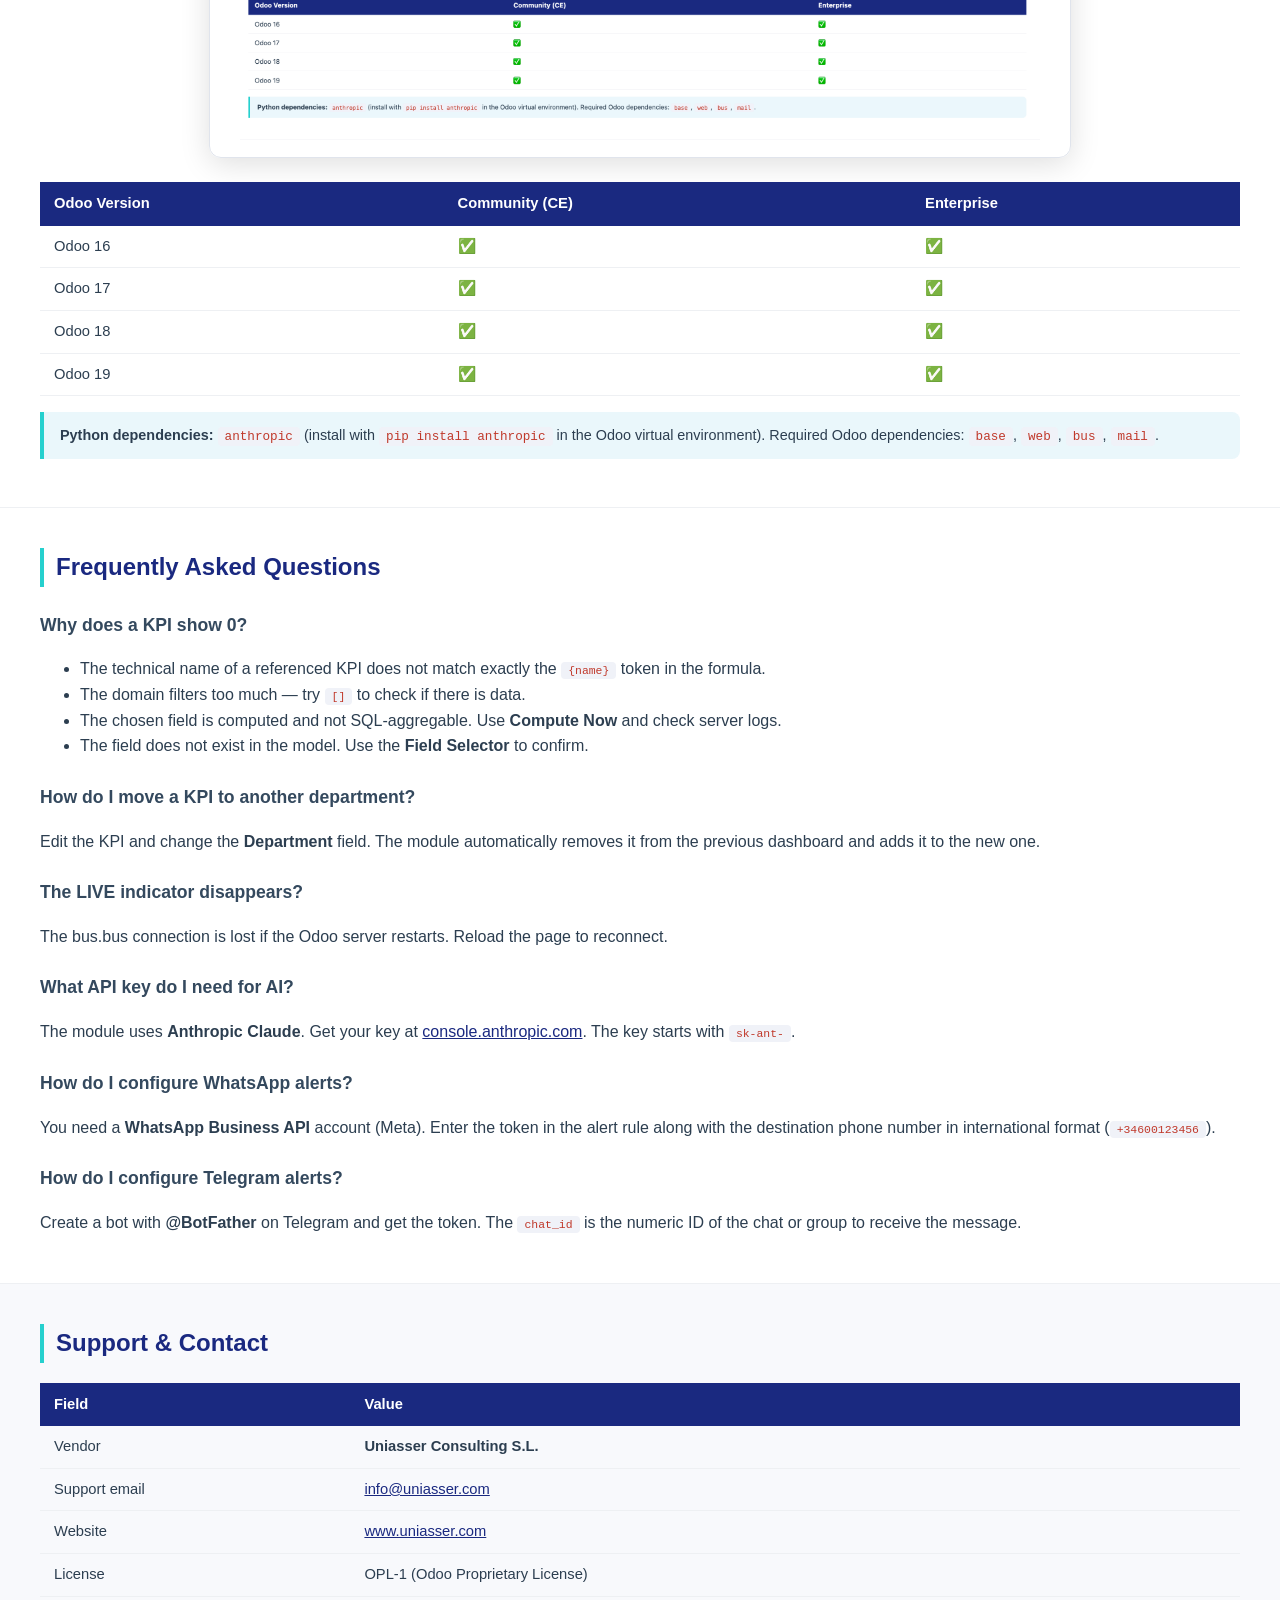
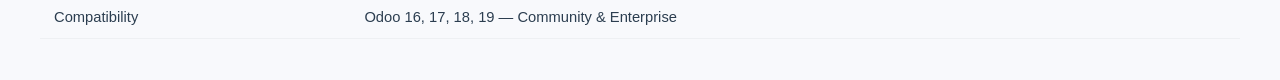
<file: rt_dashboard/static/description/index.html>
<!DOCTYPE html>
<html lang="en">
<head>
<meta charset="UTF-8">
<style>
  body { font-family: -apple-system, BlinkMacSystemFont, "Segoe UI", Roboto, sans-serif; color: #2c3e50; line-height: 1.6; margin: 0; }
  .hero { background: linear-gradient(135deg, #1a2980, #26d0ce); color: white; padding: 48px 40px; text-align: center; }
  .hero h1 { font-size: 2.6rem; margin: 0 0 12px; font-weight: 800; }
  .hero p { font-size: 1.15rem; opacity: .9; max-width: 680px; margin: 0 auto; }
  .badge { display: inline-block; background: rgba(255,255,255,.2); border-radius: 20px; padding: 4px 14px; font-size: .85rem; margin-top: 16px; }
  .section { padding: 40px 40px 32px; border-bottom: 1px solid #eef0f3; }
  .section:last-child { border-bottom: none; }
  h2 { font-size: 1.5rem; color: #1a2980; border-left: 4px solid #26d0ce; padding-left: 12px; margin-top: 0; }
  h3 { font-size: 1.1rem; color: #34495e; margin-top: 24px; }
  .feature-grid { display: grid; grid-template-columns: repeat(auto-fill, minmax(220px, 1fr)); gap: 16px; margin-top: 20px; }
  .feature-card { background: #f8f9fc; border-radius: 10px; padding: 20px; border: 1px solid #e8eaf0; }
  .feature-card .icon { font-size: 2rem; margin-bottom: 10px; }
  .feature-card h4 { margin: 0 0 6px; font-size: 1rem; color: #1a2980; }
  .feature-card p { margin: 0; font-size: .88rem; color: #636e7b; }
  .screenshot-wrap { margin: 24px auto; border-radius: 12px; overflow: hidden; box-shadow: 0 6px 30px rgba(0,0,0,.13); border: 1px solid #e0e4ec; max-width: 860px; }
  .screenshot-wrap img { display: block; width: 100%; max-width: 900px; margin: 0 auto; height: auto; }
  .caption { text-align: center; font-size: .82rem; color: #888; margin-top: 8px; font-style: italic; }
  table { width: 100%; border-collapse: collapse; margin: 16px 0; font-size: .92rem; }
  th { background: #1a2980; color: white; padding: 10px 14px; text-align: left; }
  td { padding: 9px 14px; border-bottom: 1px solid #eef0f3; }
  tr:hover td { background: #f5f7ff; }
  code { background: #f0f2f8; border-radius: 4px; padding: 2px 7px; font-size: .88em; color: #c0392b; }
  pre { background: #1e2740; color: #a8d8a8; border-radius: 8px; padding: 18px 20px; overflow-x: auto; font-size: .88rem; line-height: 1.5; }
  .tip { background: #eaf7fb; border-left: 4px solid #26d0ce; border-radius: 0 8px 8px 0; padding: 12px 16px; margin: 16px 0; font-size: .9rem; }
  .warn { background: #fff8e1; border-left: 4px solid #f9a825; border-radius: 0 8px 8px 0; padding: 12px 16px; margin: 16px 0; font-size: .9rem; }
  .step { display: flex; gap: 16px; align-items: flex-start; margin: 14px 0; }
  .step-num { background: #1a2980; color: white; border-radius: 50%; width: 30px; height: 30px; flex-shrink: 0; display: flex; align-items: center; justify-content: center; font-weight: 700; font-size: .9rem; }
  .step-body { flex: 1; padding-top: 4px; }
  .two-col { display: grid; grid-template-columns: 1fr 1fr; gap: 24px; }
  @media (max-width: 640px) { .two-col { grid-template-columns: 1fr; } .hero h1 { font-size: 1.8rem; } .section { padding: 28px 20px; } }
</style>
</head>
<body>

<div class="hero">
  <img src="vantis-rect-512x128-transparent.png" alt="Vantis" style="height:64px;margin-bottom:20px;display:block;margin-left:auto;margin-right:auto;"/>
  <h1>📊 RT Dashboard</h1>
  <p>Real-time dashboards with AI and multi-channel alerts for Odoo. Department KPIs, push updates without page reload, AI-detected anomalies, and WhatsApp &amp; Telegram notifications.</p>
  <span class="badge">Odoo 16 · 17 · 18 · 19 · OPL-1</span>
  <br>
  <div style="margin-top:16px;display:flex;align-items:center;justify-content:center;gap:8px;opacity:.8;">
    <img src="uniasser_icon_256.png" alt="Uniasser Consulting" style="height:28px;"/>
    <span style="font-size:.82rem;">Powered by Uniasser Consulting S.L.</span>
  </div>
</div>

<!-- DASHBOARD -->
<div class="section">
  <h2>Dashboard View</h2>
  <p>Access from the main menu <strong>RT Dashboard</strong>. The system automatically creates one dashboard per department. KPI cards show the current value, variation vs the previous period, and a historical mini-chart.</p>
  <div class="screenshot-wrap">
    <img src="kpi-dashboard.png" alt="RT Dashboard main view" style="width:100%;max-width:800px;height:auto;display:block;margin:0 auto;"/>
  </div>
  <p class="caption">Main dashboard — real-time KPI cards with status indicators, bar charts and historical area charts. Automatic updates without page reload.</p>
  <div class="tip">
    <strong>💡 LIVE indicator</strong>: The <code>⚡ LIVE</code> badge confirms the bus.bus connection is active. Data updates every time the cron evaluates a KPI (default every 60 seconds).
  </div>
</div>

<!-- FEATURES -->
<div class="section">
  <h2>Key Features</h2>
  <div class="feature-grid">
    <div class="feature-card">
      <div class="icon">⚡</div>
      <h4>Real-time</h4>
      <p>Automatic updates via <code>bus.bus</code> — no F5 needed. Any data change is reflected instantly.</p>
    </div>
    <div class="feature-card">
      <div class="icon">🏢</div>
      <h4>Multi-department</h4>
      <p>Predefined KPIs for CEO, Sales, Marketing, CFO, CTO, Operations and HR.</p>
    </div>
    <div class="feature-card">
      <div class="icon">🤖</div>
      <h4>Built-in AI</h4>
      <p>Anomaly detection, daily executive briefing and natural language KPI generator (Anthropic Claude).</p>
    </div>
    <div class="feature-card">
      <div class="icon">🔔</div>
      <h4>Multi-channel alerts</h4>
      <p>Dashboard notifications, WhatsApp Business API and Telegram Bot when a KPI crosses a threshold.</p>
    </div>
    <div class="feature-card">
      <div class="icon">📐</div>
      <h4>Formula KPIs</h4>
      <p>Combine KPIs with expressions: <code>{balance_57} / {burn_rate}</code> to calculate runway, ratios and margins.</p>
    </div>
    <div class="feature-card">
      <div class="icon">🎨</div>
      <h4>Icons &amp; Colors</h4>
      <p>Visual emoji and Font Awesome selector. Accent color and icon size per KPI.</p>
    </div>
  </div>
</div>

<!-- KPI DEFINITION -->
<div class="section">
  <h2>KPI Definition</h2>
  <p>Menu → <strong>RT Dashboard → KPI Definitions</strong>. Create and configure any KPI from any Odoo model.</p>
  <div class="screenshot-wrap">
    <img src="kpi-definition.png" alt="KPI Definition form" style="width:100%;max-width:800px;height:auto;display:block;margin:0 auto;"/>
  </div>
  <p class="caption">KPI definition form — identity fields, data source, thresholds and cached values.</p>

  <h3>KPI Types</h3>
  <div class="screenshot-wrap">
    <img src="kpi-types.png" alt="KPI Types" style="width:100%;max-width:800px;height:auto;display:block;margin:0 auto;"/>
  </div>
  <p class="caption">Standard KPIs aggregate a field from any Odoo model. Formula KPIs combine existing KPIs with arithmetic expressions.</p>

  <table>
    <tr><th>Type</th><th>When to use</th><th>Required fields</th></tr>
    <tr><td><strong>Standard</strong></td><td>Aggregate a numeric field from any Odoo model</td><td>Model, Aggregation, Measure Field</td></tr>
    <tr><td><strong>Formula</strong></td><td>Combine two or more existing KPIs with arithmetic</td><td>Formula expression (<code>{kpi_name}</code>)</td></tr>
  </table>

  <h3>Aggregation functions</h3>
  <table>
    <tr><th>Function</th><th>Description</th></tr>
    <tr><td><code>count</code></td><td>Count records (no Measure Field needed)</td></tr>
    <tr><td><code>sum</code></td><td>Sum of the specified field</td></tr>
    <tr><td><code>avg</code></td><td>Arithmetic mean</td></tr>
    <tr><td><code>max</code> / <code>min</code></td><td>Maximum / Minimum</td></tr>
    <tr><td><code>avg_monthly</code></td><td>Monthly average: <code>SUM / distinct months</code>. Ideal for burn rate.</td></tr>
  </table>

  <h3>Date tokens in domain</h3>
  <table>
    <tr><th>Token</th><th>Replaced by</th></tr>
    <tr><td><code>{today}</code></td><td>Today's date (<code>YYYY-MM-DD</code>)</td></tr>
    <tr><td><code>{month_start}</code></td><td>First day of current month</td></tr>
    <tr><td><code>{year_start}</code></td><td>First day of current year</td></tr>
    <tr><td><code>{last_30d}</code></td><td>30 days ago</td></tr>
    <tr><td><code>{last_90d}</code></td><td>90 days ago</td></tr>
    <tr><td><code>{last_365d}</code></td><td>365 days ago</td></tr>
  </table>
</div>

<!-- FORMULA -->
<div class="section">
  <h2>Formula KPIs</h2>
  <p>Combine existing KPIs with arithmetic expressions to calculate ratios, financial runway, margins, etc.</p>
  <div class="screenshot-wrap">
    <img src="kpi-formula.png" alt="Formula KPI" style="width:100%;max-width:800px;height:auto;display:block;margin:0 auto;"/>
  </div>
  <p class="caption">Formula KPI — expression references the technical name of other KPIs in curly braces. Example: <code>{balance_57} / {burn_rate}</code> → runway in months.</p>
  <div class="tip">
    <strong>💡 Technical names</strong>: Use simple names without spaces: <code>balance_57</code>, <code>burn_rate</code>, <code>monthly_sales</code>. Allowed operators: + − × ÷ and parentheses.
  </div>
</div>

<!-- ICON SELECTOR -->
<div class="section">
  <h2>Icon Selector &amp; Visual Customization</h2>
  <p>Each KPI can have an emoji or Font Awesome icon, an accent color, and an independent icon size.</p>
  <div class="screenshot-wrap">
    <img src="kpi-icon-selector.png" alt="Icon Selector" style="width:100%;max-width:800px;height:auto;display:block;margin:0 auto;"/>
  </div>
  <p class="caption">Visual icon selector with emojis grouped by category. Click on the icon field to open the panel.</p>

  <div class="screenshot-wrap">
    <img src="kpi-icon-size.png" alt="Icon Size options" style="width:100%;max-width:800px;height:auto;display:block;margin:0 auto;"/>
  </div>
  <p class="caption">Icon size options — Small (~20px), Medium (~32px, default), Large (~52px).</p>
</div>

<!-- ALERTS -->
<div class="section">
  <h2>Alert Rules</h2>
  <p>Menu → <strong>RT Dashboard → Alert Rules</strong>. Each rule monitors a KPI and triggers notifications when it exceeds (or falls below) a threshold.</p>
  <div class="screenshot-wrap">
    <img src="kpi-alert-rules.png" alt="Alert Rules" style="width:100%;max-width:800px;height:auto;display:block;margin:0 auto;"/>
  </div>
  <p class="caption">Alert rule — KPI + level (warning/critical) + channels (Dashboard, WhatsApp, Telegram) + message with <code>{value}</code> token.</p>
  <table>
    <tr><th>Channel</th><th>Requirement</th></tr>
    <tr><td>Dashboard (in-app)</td><td>None. Automatic banner on all open dashboards.</td></tr>
    <tr><td>WhatsApp</td><td>WhatsApp Business API token + destination phone number.</td></tr>
    <tr><td>Telegram</td><td>Telegram bot token + <code>chat_id</code> of the recipient.</td></tr>
  </table>
</div>

<!-- AI -->
<div class="section">
  <h2>Artificial Intelligence (Anthropic Claude)</h2>
  <div class="screenshot-wrap">
    <img src="kpi-claude.png" alt="AI features" style="width:100%;max-width:800px;height:auto;display:block;margin:0 auto;"/>
  </div>
  <p class="caption">AI-powered features — daily executive briefing, natural language KPI generator and anomaly detection.</p>
  <div class="two-col">
    <div>
      <h3>📋 Daily Executive Briefing</h3>
      <p>The daily cron generates a natural language summary with the most relevant KPIs for each department, highlighting anomalies and trends. Stored in <strong>RT Dashboard → AI Briefings</strong>.</p>
      <div class="tip">
        Requires an <strong>Anthropic Claude</strong> API key (starts with <code>sk-ant-</code>). Get one at <strong>console.anthropic.com</strong> and set it in <strong>Settings → Technical → System Parameters</strong> under key <code>rt_dashboard.llm_api_key</code>.
      </div>
    </div>
    <div>
      <h3>🤖 AI KPI Generator</h3>
      <p>Menu → <strong>Create KPI with AI</strong>. Describe in plain text the KPI you need:</p>
      <pre>"last month's sales in euros,
grouped by salesperson,
confirmed invoices only"</pre>
      <p>Claude automatically configures model, aggregation, field and domain — ready to review and save.</p>
    </div>
  </div>
  <h3>🔍 Anomaly Detection</h3>
  <p>The anomaly engine analyzes the historical series of each KPI and notifies when a value deviates significantly from the historical average. Sensitivity is configurable per KPI.</p>
</div>

<!-- INSTALLATION -->
<div class="section">
  <h2>Installation &amp; Update</h2>
  <div class="step">
    <div class="step-num">1</div>
    <div class="step-body">Copy the <code>odoo_rt_dashboard</code> folder into your custom addons directory.</div>
  </div>
  <div class="step">
    <div class="step-num">2</div>
    <div class="step-body">Restart the Odoo server and go to <strong>Settings → Technical → Update Module List</strong>.</div>
  </div>
  <div class="step">
    <div class="step-num">3</div>
    <div class="step-body">Install <strong>RT Dashboard</strong> from the apps list.</div>
  </div>
  <div class="step">
    <div class="step-num">4</div>
    <div class="step-body">The module automatically creates predefined KPIs for 7 departments and one dashboard per department assigned to the administrator.</div>
  </div>
  <h3>Update</h3>
  <pre>./odoo-bin -u odoo_rt_dashboard -d &lt;database&gt; --stop-after-init</pre>
  <div class="warn">
    <strong>⚠ After updating with JavaScript changes</strong>: add <code>?debug=assets</code> to the dashboard URL or clear browser cache with <kbd>Ctrl+Shift+R</kbd>.
  </div>
</div>

<!-- COMPATIBILITY -->
<div class="section">
  <h2>Compatibility</h2>
  <div class="screenshot-wrap">
    <img src="compatibility.png" alt="Compatibility" style="width:100%;max-width:800px;height:auto;display:block;margin:0 auto;"/>
  </div>
  <table>
    <tr><th>Odoo Version</th><th>Community (CE)</th><th>Enterprise</th></tr>
    <tr><td>Odoo 16</td><td>✅</td><td>✅</td></tr>
    <tr><td>Odoo 17</td><td>✅</td><td>✅</td></tr>
    <tr><td>Odoo 18</td><td>✅</td><td>✅</td></tr>
    <tr><td>Odoo 19</td><td>✅</td><td>✅</td></tr>
  </table>
  <div class="tip"><strong>Python dependencies:</strong> <code>anthropic</code> (install with <code>pip install anthropic</code> in the Odoo virtual environment). Required Odoo dependencies: <code>base</code>, <code>web</code>, <code>bus</code>, <code>mail</code>.</div>
</div>

<!-- FAQ -->
<div class="section">
  <h2>Frequently Asked Questions</h2>
  <h3>Why does a KPI show 0?</h3>
  <ul>
    <li>The technical name of a referenced KPI does not match exactly the <code>{name}</code> token in the formula.</li>
    <li>The domain filters too much — try <code>[]</code> to check if there is data.</li>
    <li>The chosen field is computed and not SQL-aggregable. Use <strong>Compute Now</strong> and check server logs.</li>
    <li>The field does not exist in the model. Use the <strong>Field Selector</strong> to confirm.</li>
  </ul>
  <h3>How do I move a KPI to another department?</h3>
  <p>Edit the KPI and change the <strong>Department</strong> field. The module automatically removes it from the previous dashboard and adds it to the new one.</p>
  <h3>The LIVE indicator disappears?</h3>
  <p>The bus.bus connection is lost if the Odoo server restarts. Reload the page to reconnect.</p>
  <h3>What API key do I need for AI?</h3>
  <p>The module uses <strong>Anthropic Claude</strong>. Get your key at <a href="https://console.anthropic.com" style="color:#1a2980">console.anthropic.com</a>. The key starts with <code>sk-ant-</code>.</p>
  <h3>How do I configure WhatsApp alerts?</h3>
  <p>You need a <strong>WhatsApp Business API</strong> account (Meta). Enter the token in the alert rule along with the destination phone number in international format (<code>+34600123456</code>).</p>
  <h3>How do I configure Telegram alerts?</h3>
  <p>Create a bot with <strong>@BotFather</strong> on Telegram and get the token. The <code>chat_id</code> is the numeric ID of the chat or group to receive the message.</p>
</div>

<!-- FOOTER -->
<div class="section" style="background:#f8f9fc">
  <h2>Support &amp; Contact</h2>
  <table>
    <tr><th>Field</th><th>Value</th></tr>
    <tr><td>Vendor</td><td><strong>Uniasser Consulting S.L.</strong></td></tr>
    <tr><td>Support email</td><td><a href="mailto:info@uniasser.com" style="color:#1a2980">info@uniasser.com</a></td></tr>
    <tr><td>Website</td><td><a href="https://www.uniasser.com" style="color:#1a2980">www.uniasser.com</a></td></tr>
    <tr><td>License</td><td>OPL-1 (Odoo Proprietary License)</td></tr>
    <tr><td>Compatibility</td><td>Odoo 16, 17, 18, 19 — Community &amp; Enterprise</td></tr>
  </table>
</div>

</body>
</html>
</file>
